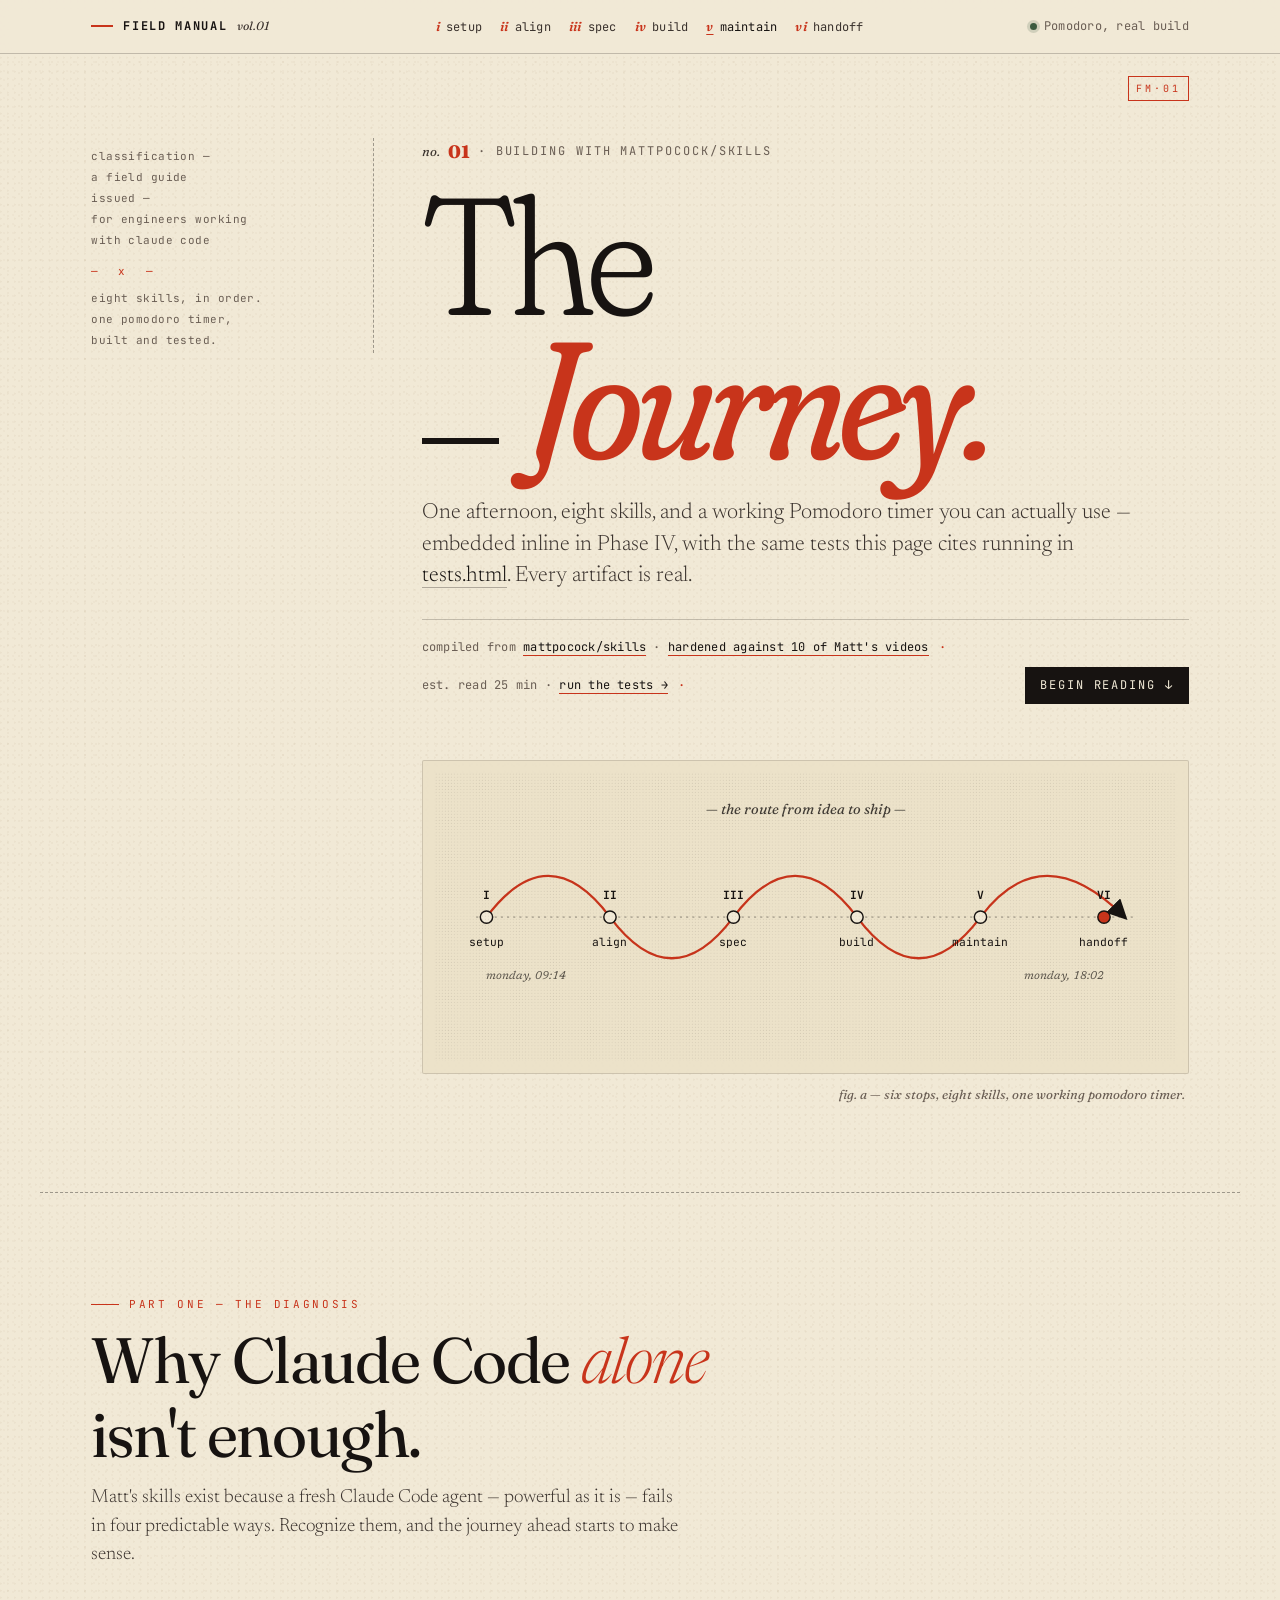
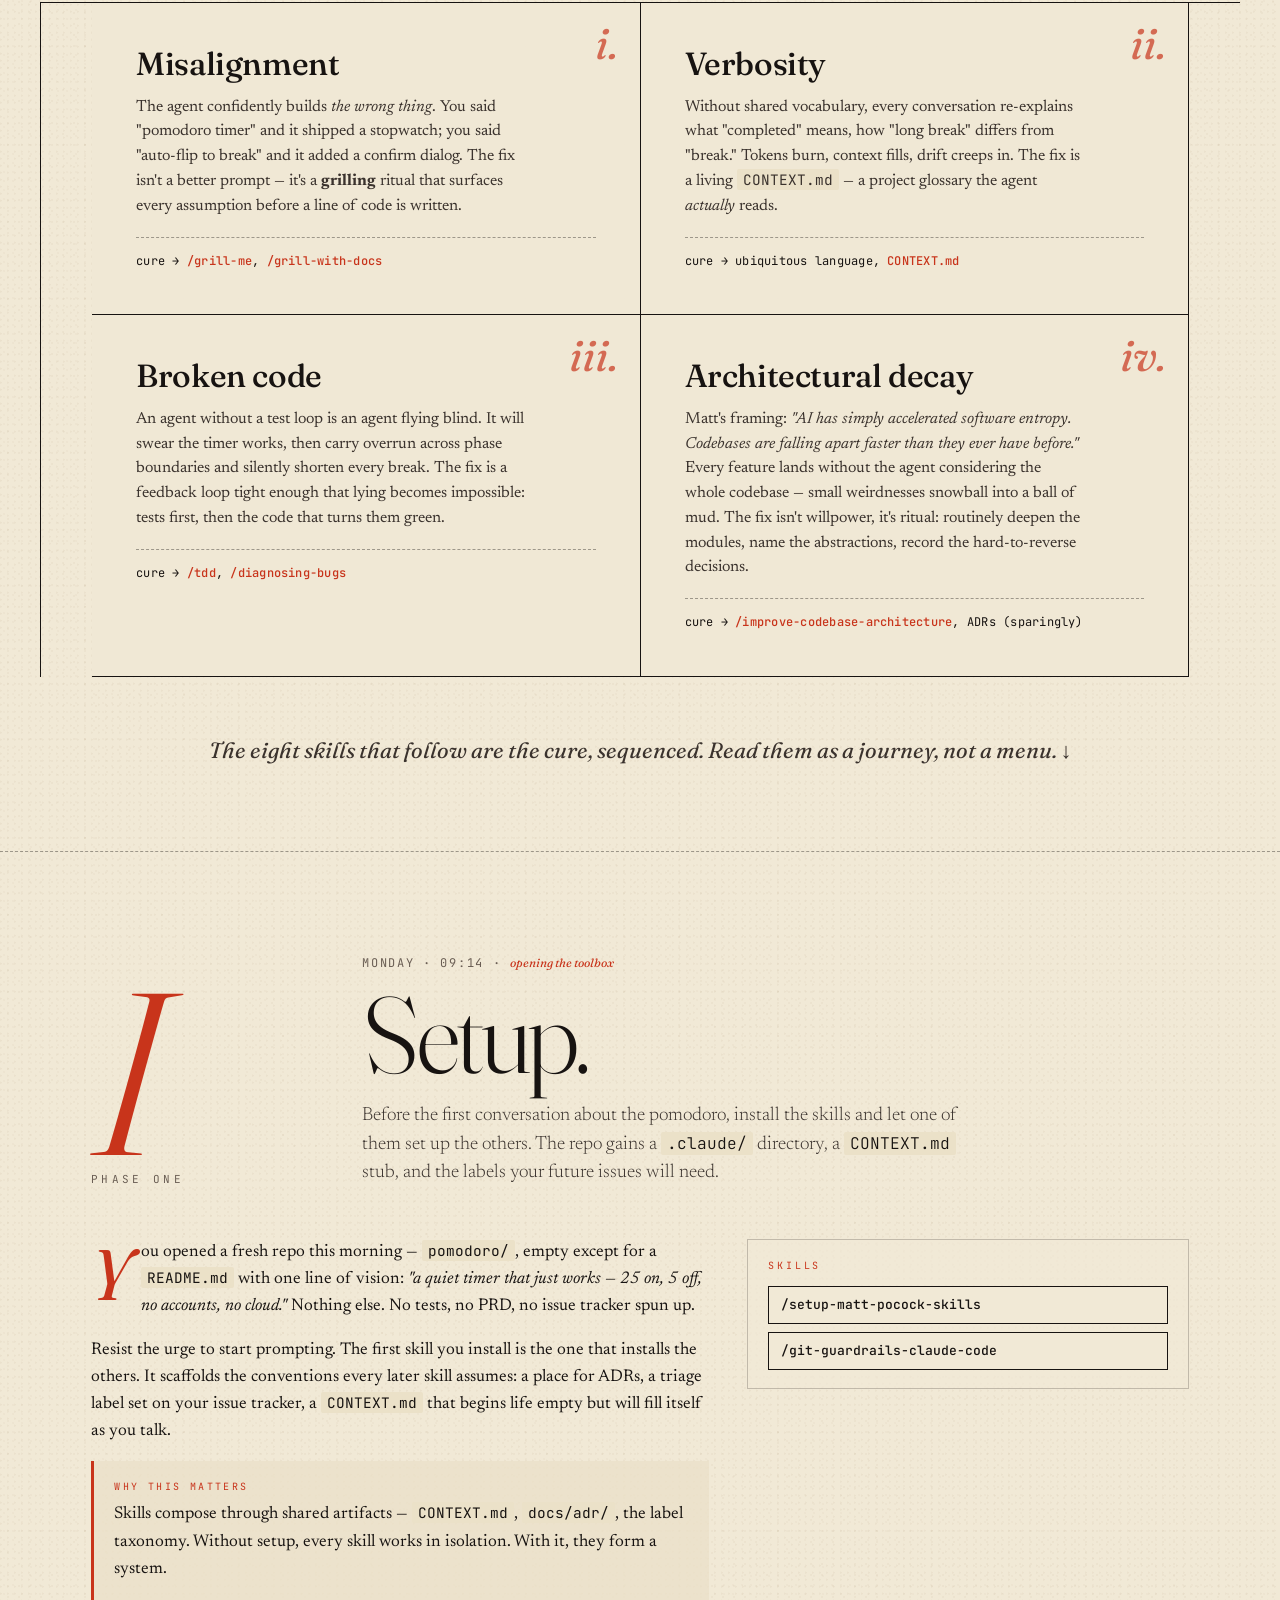
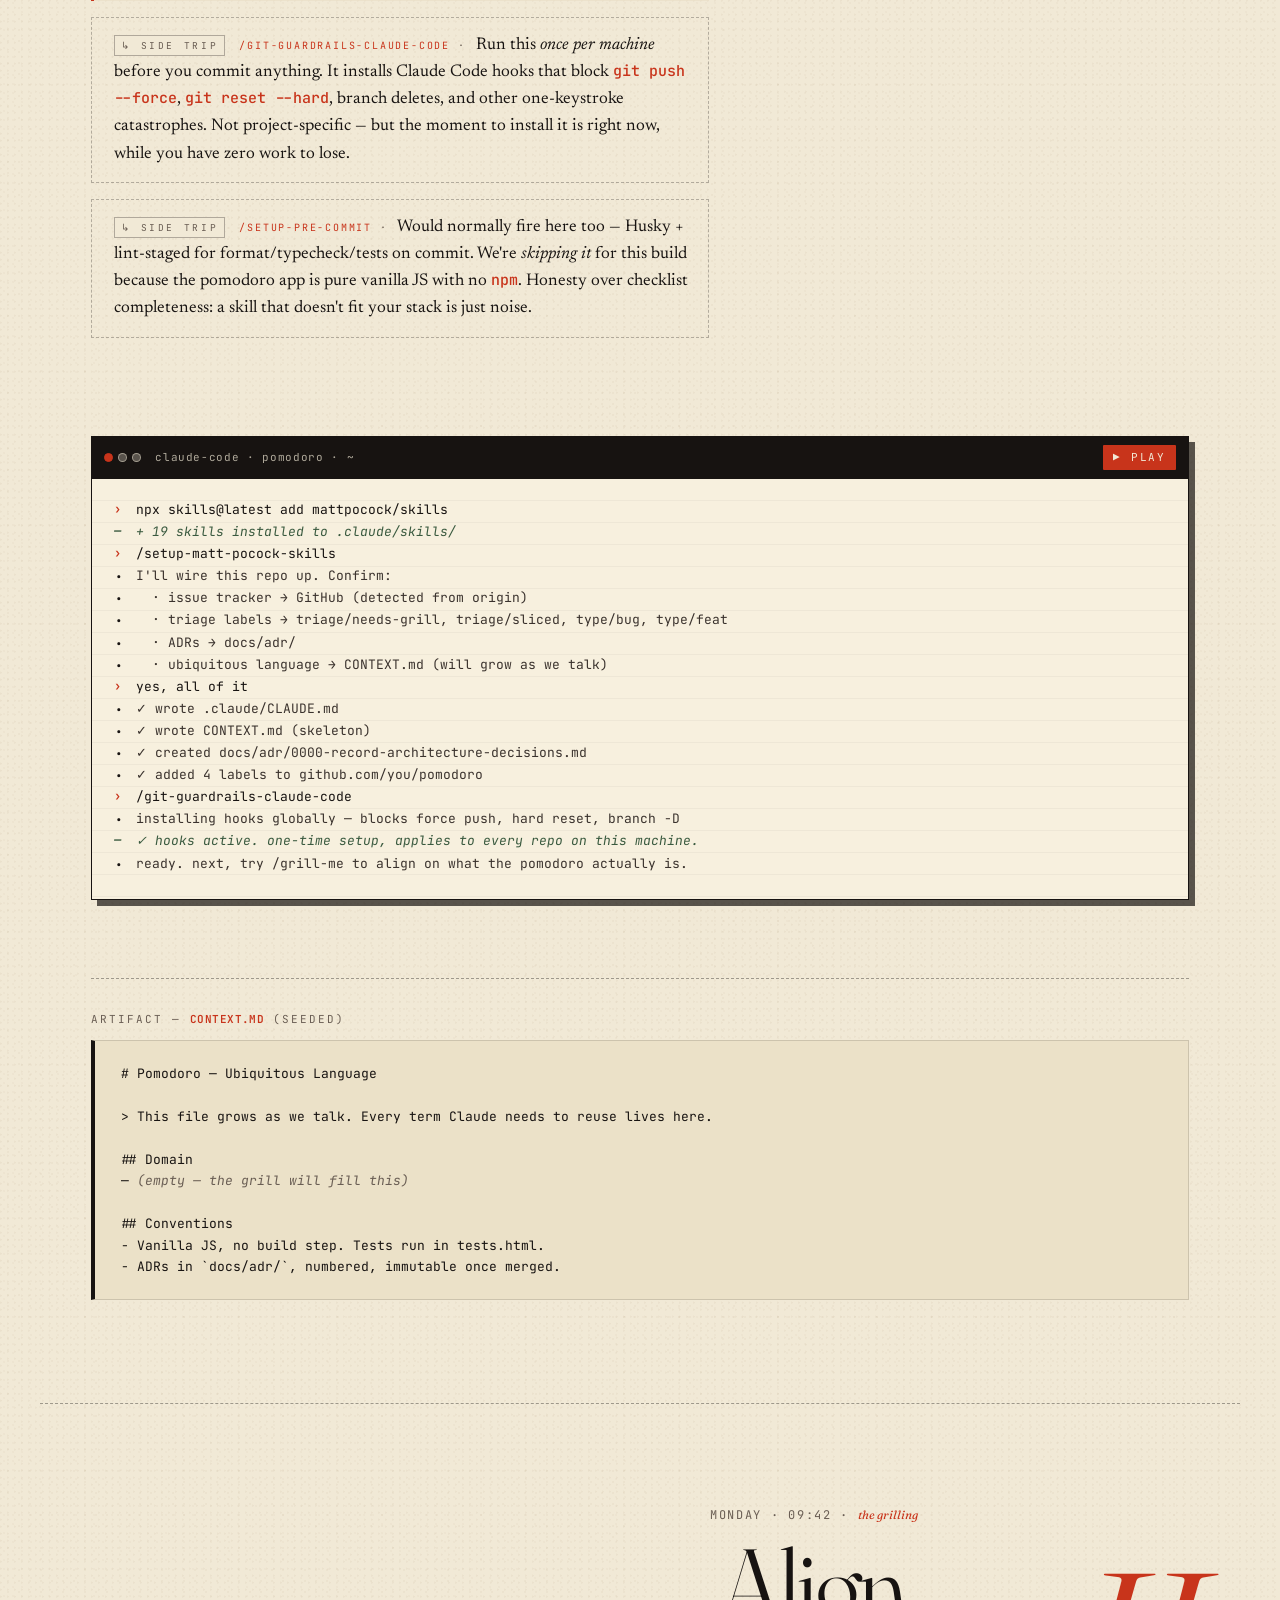
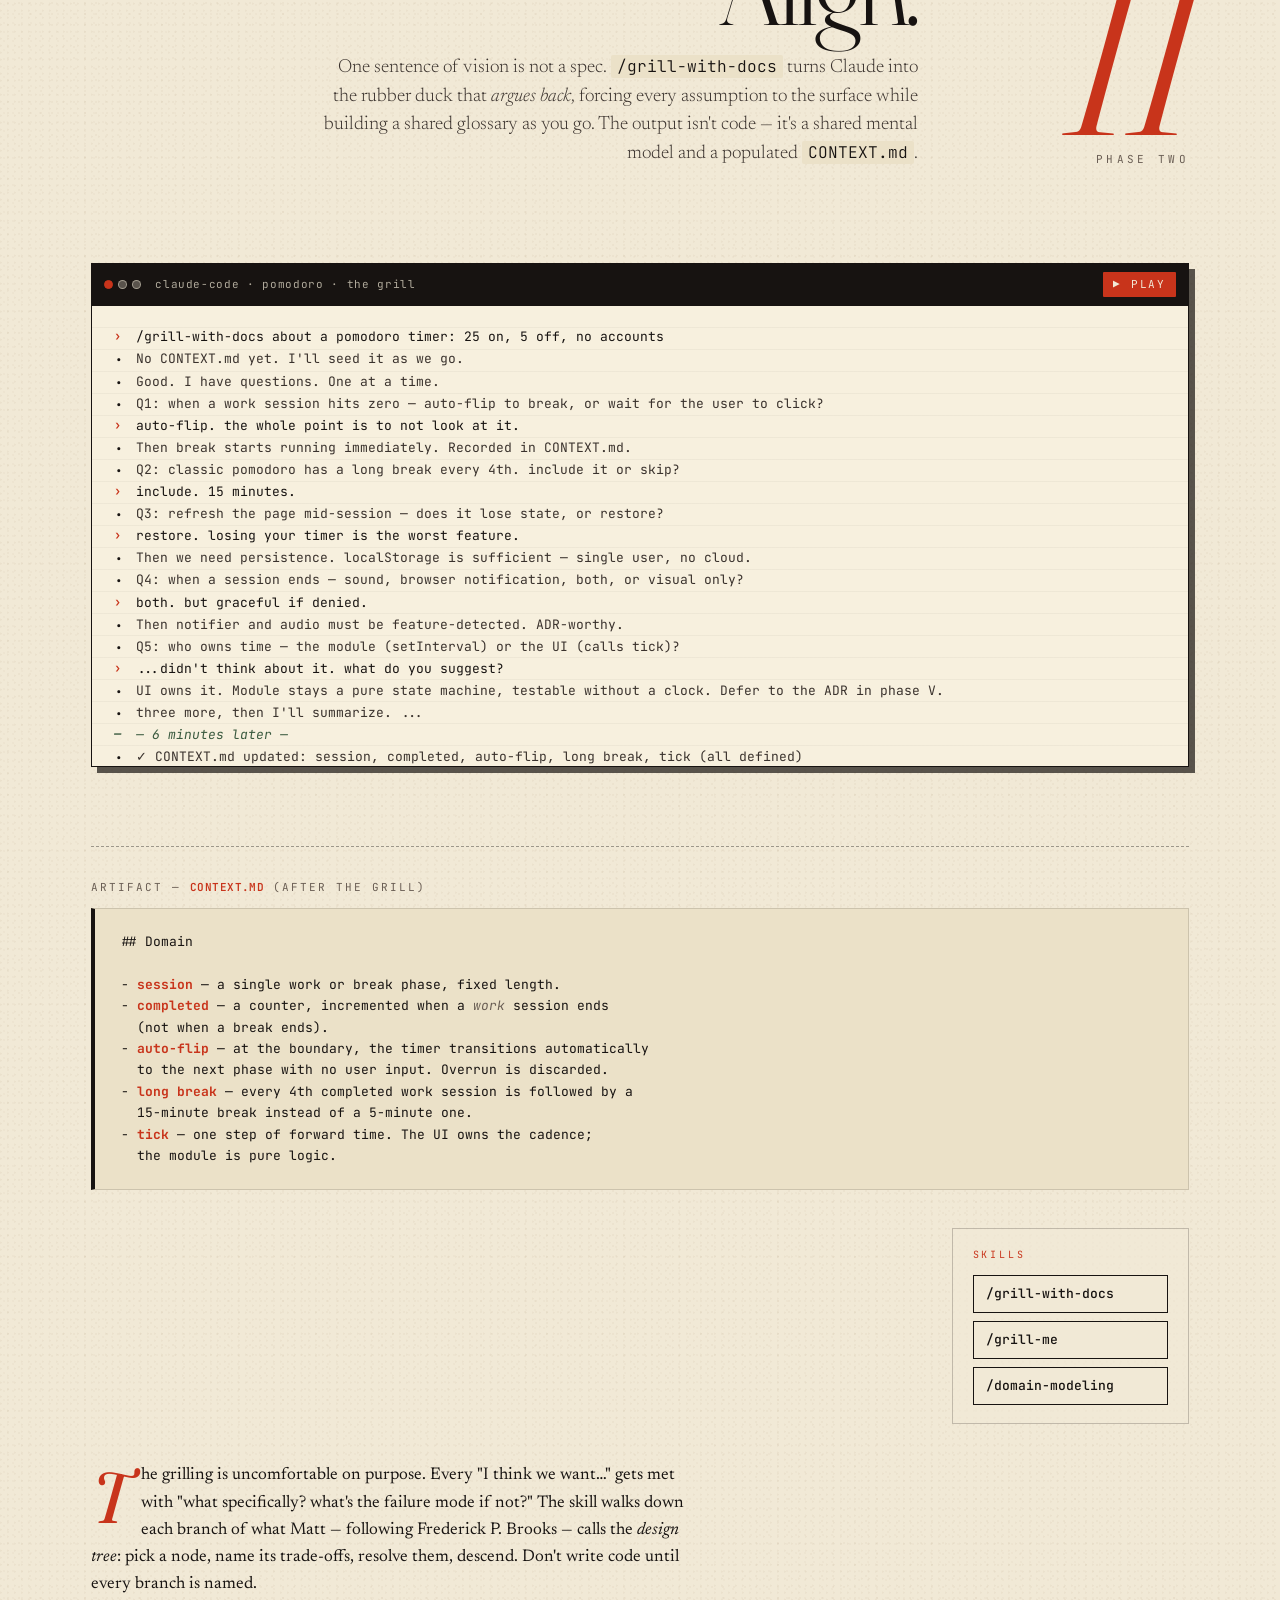
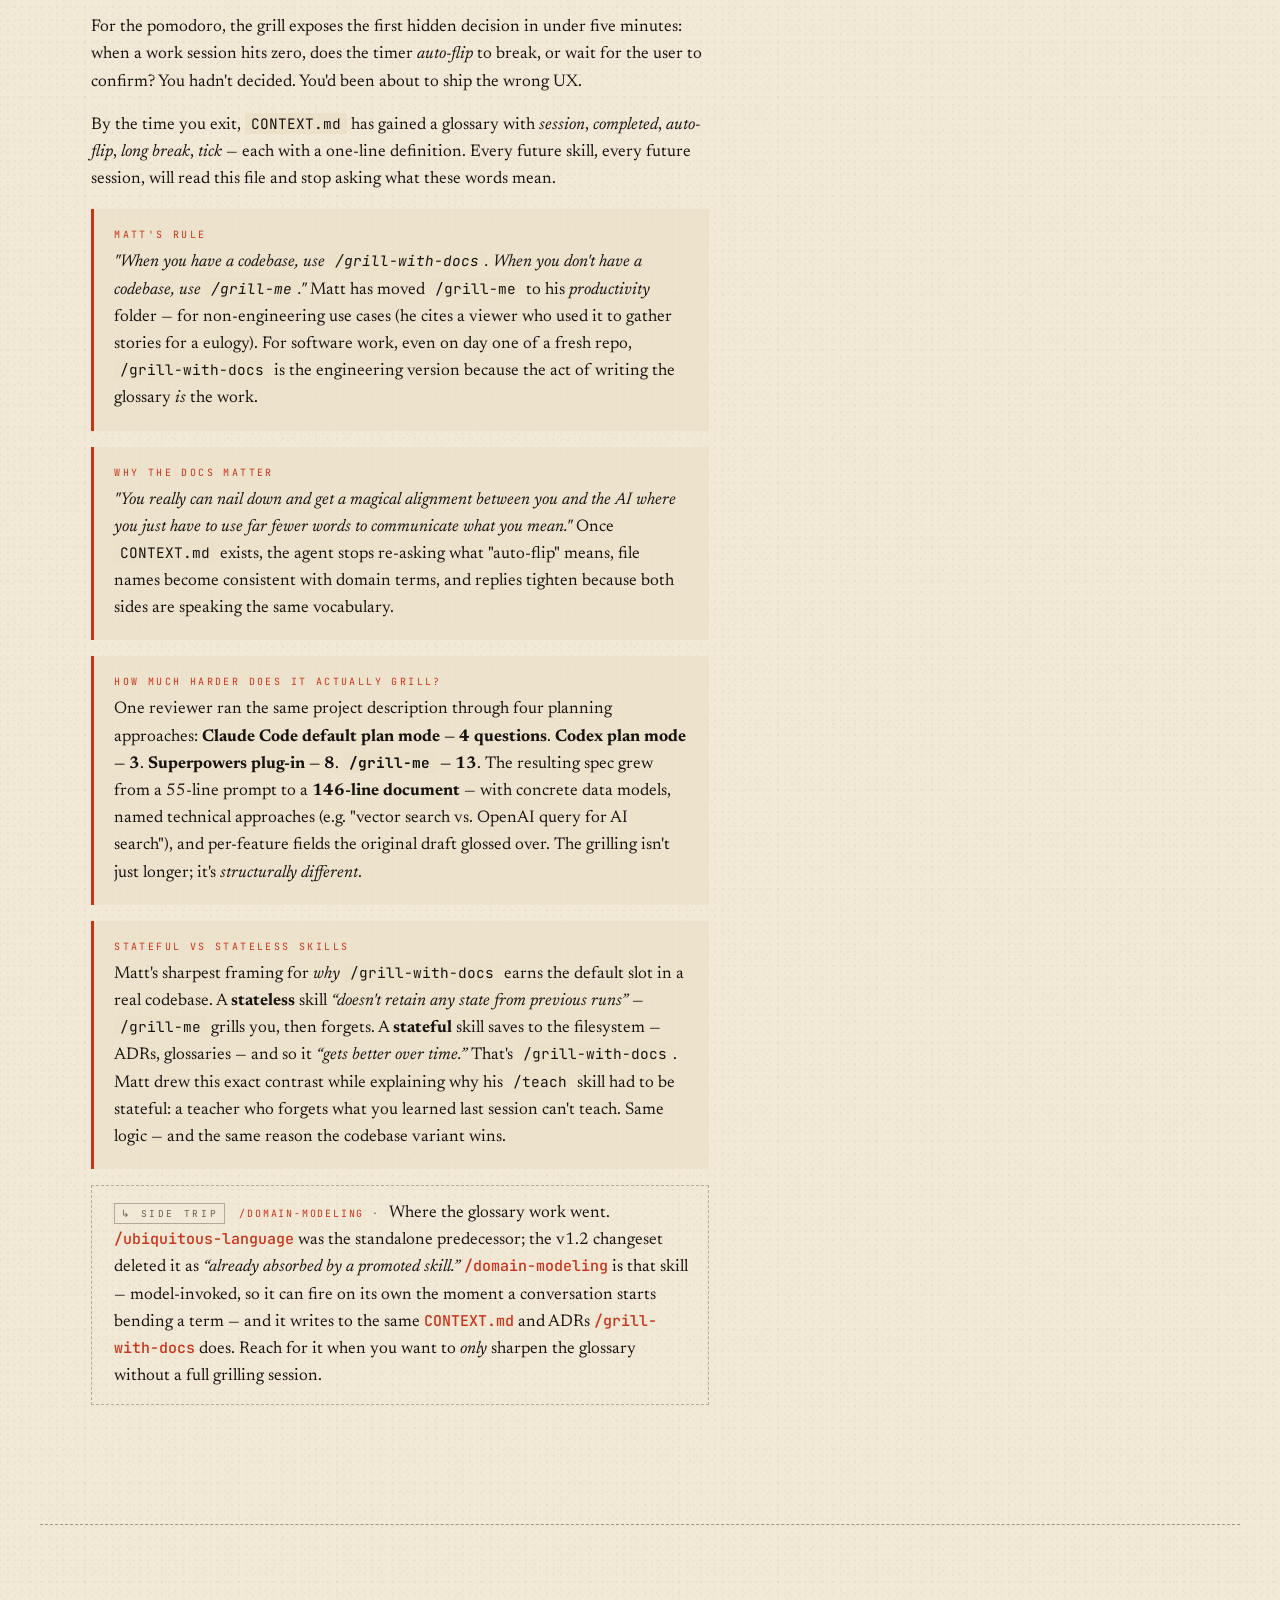
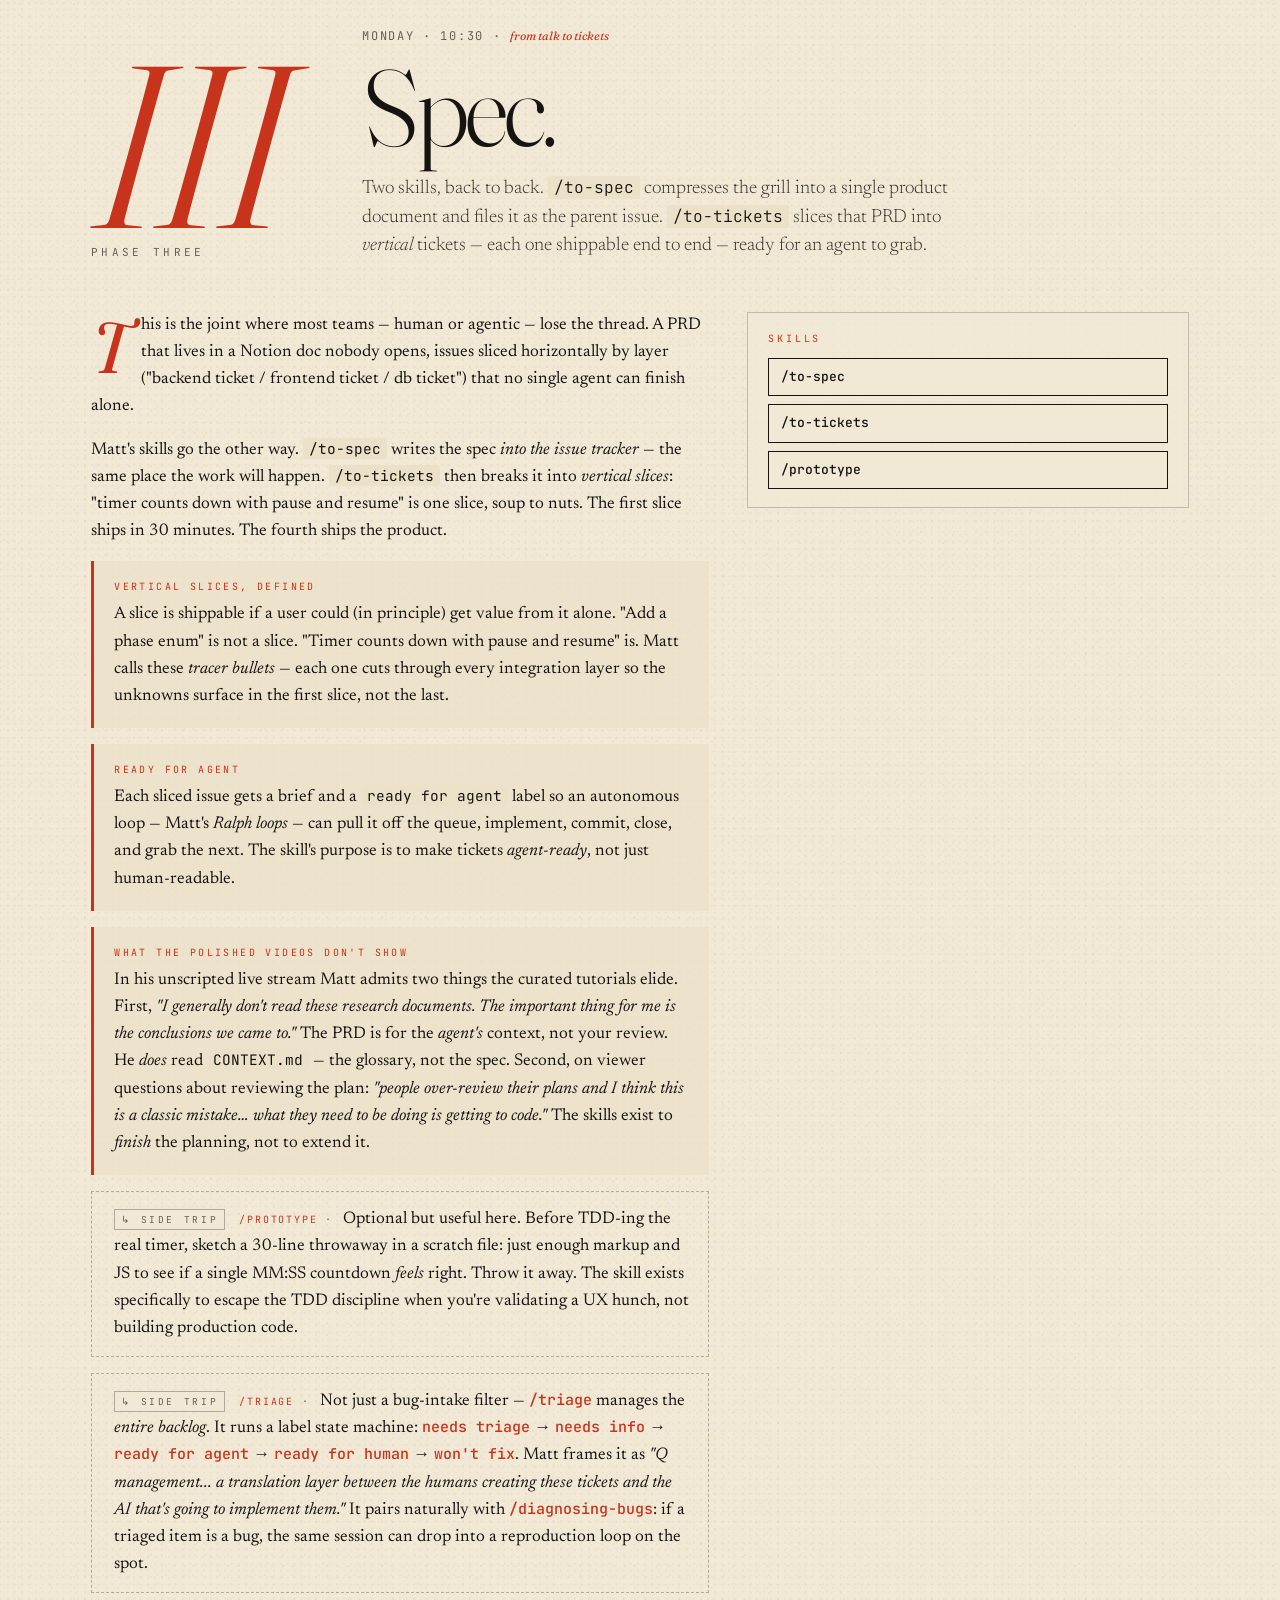
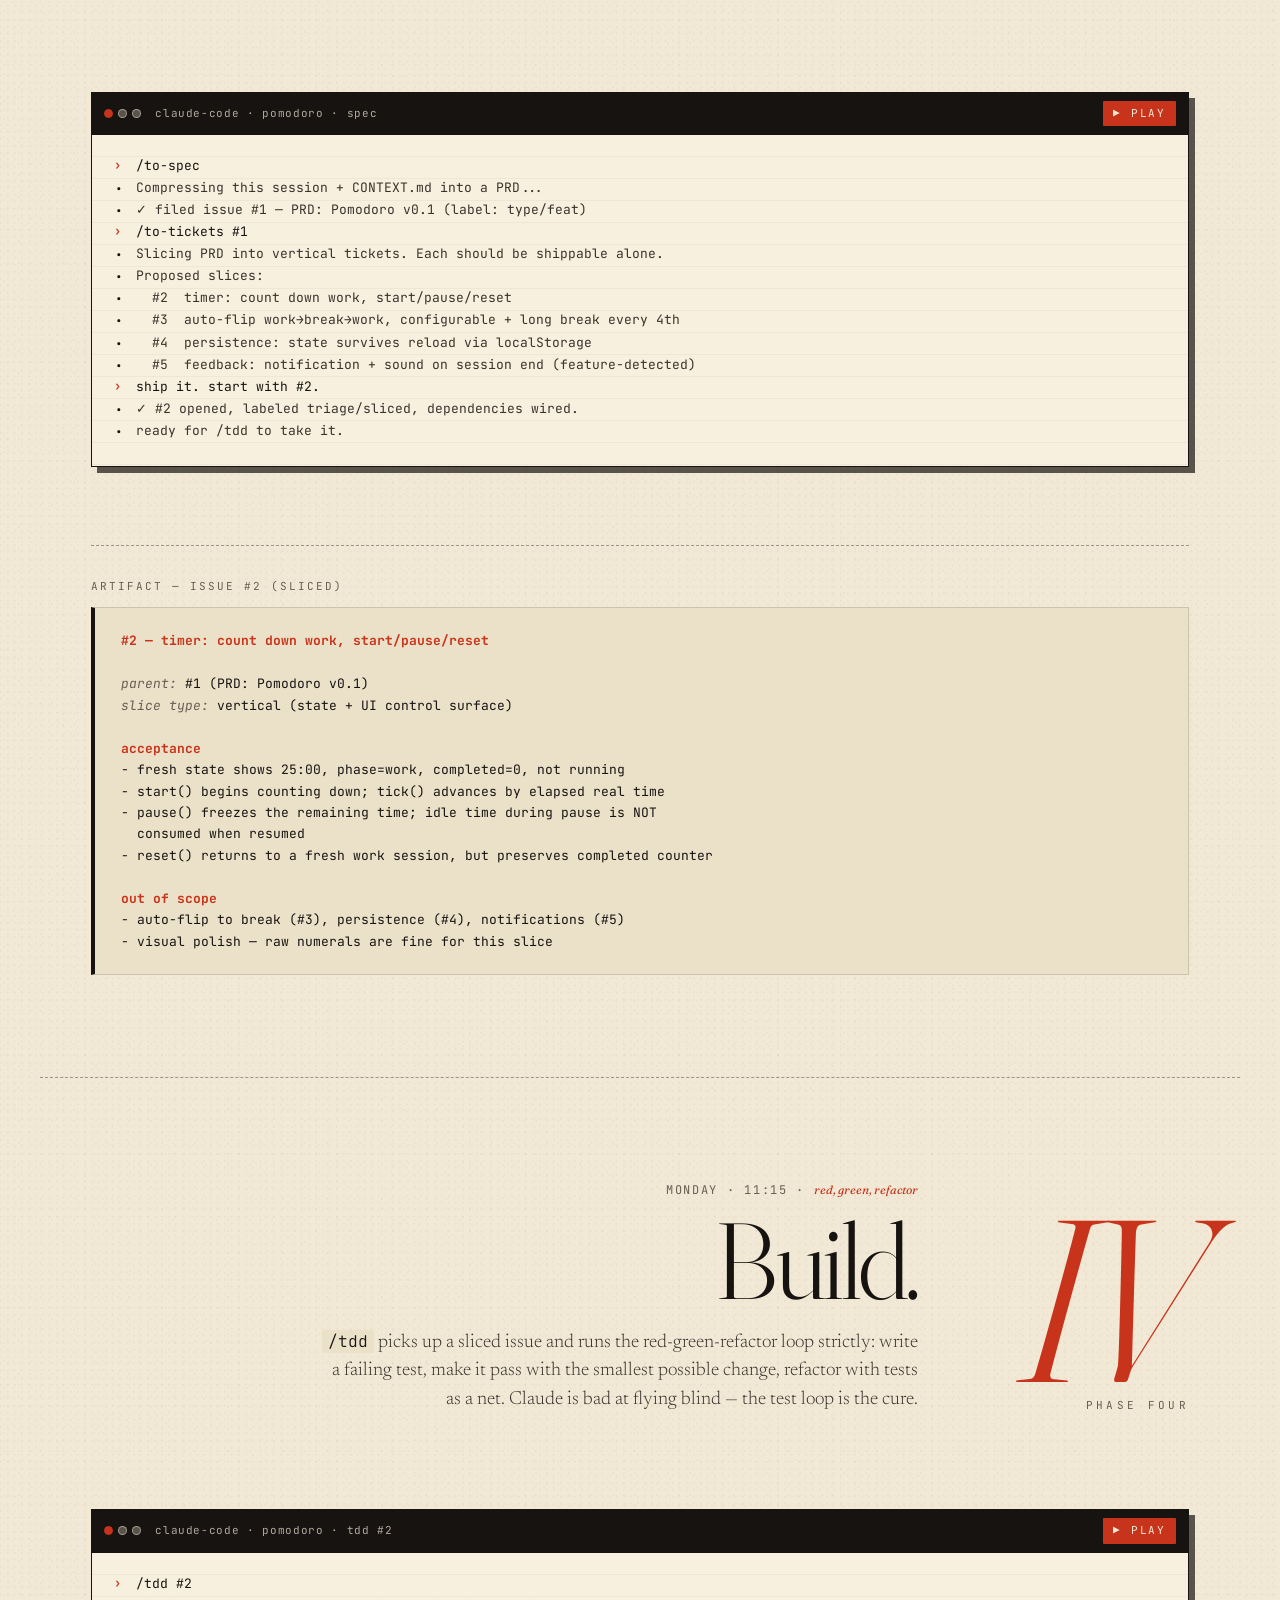
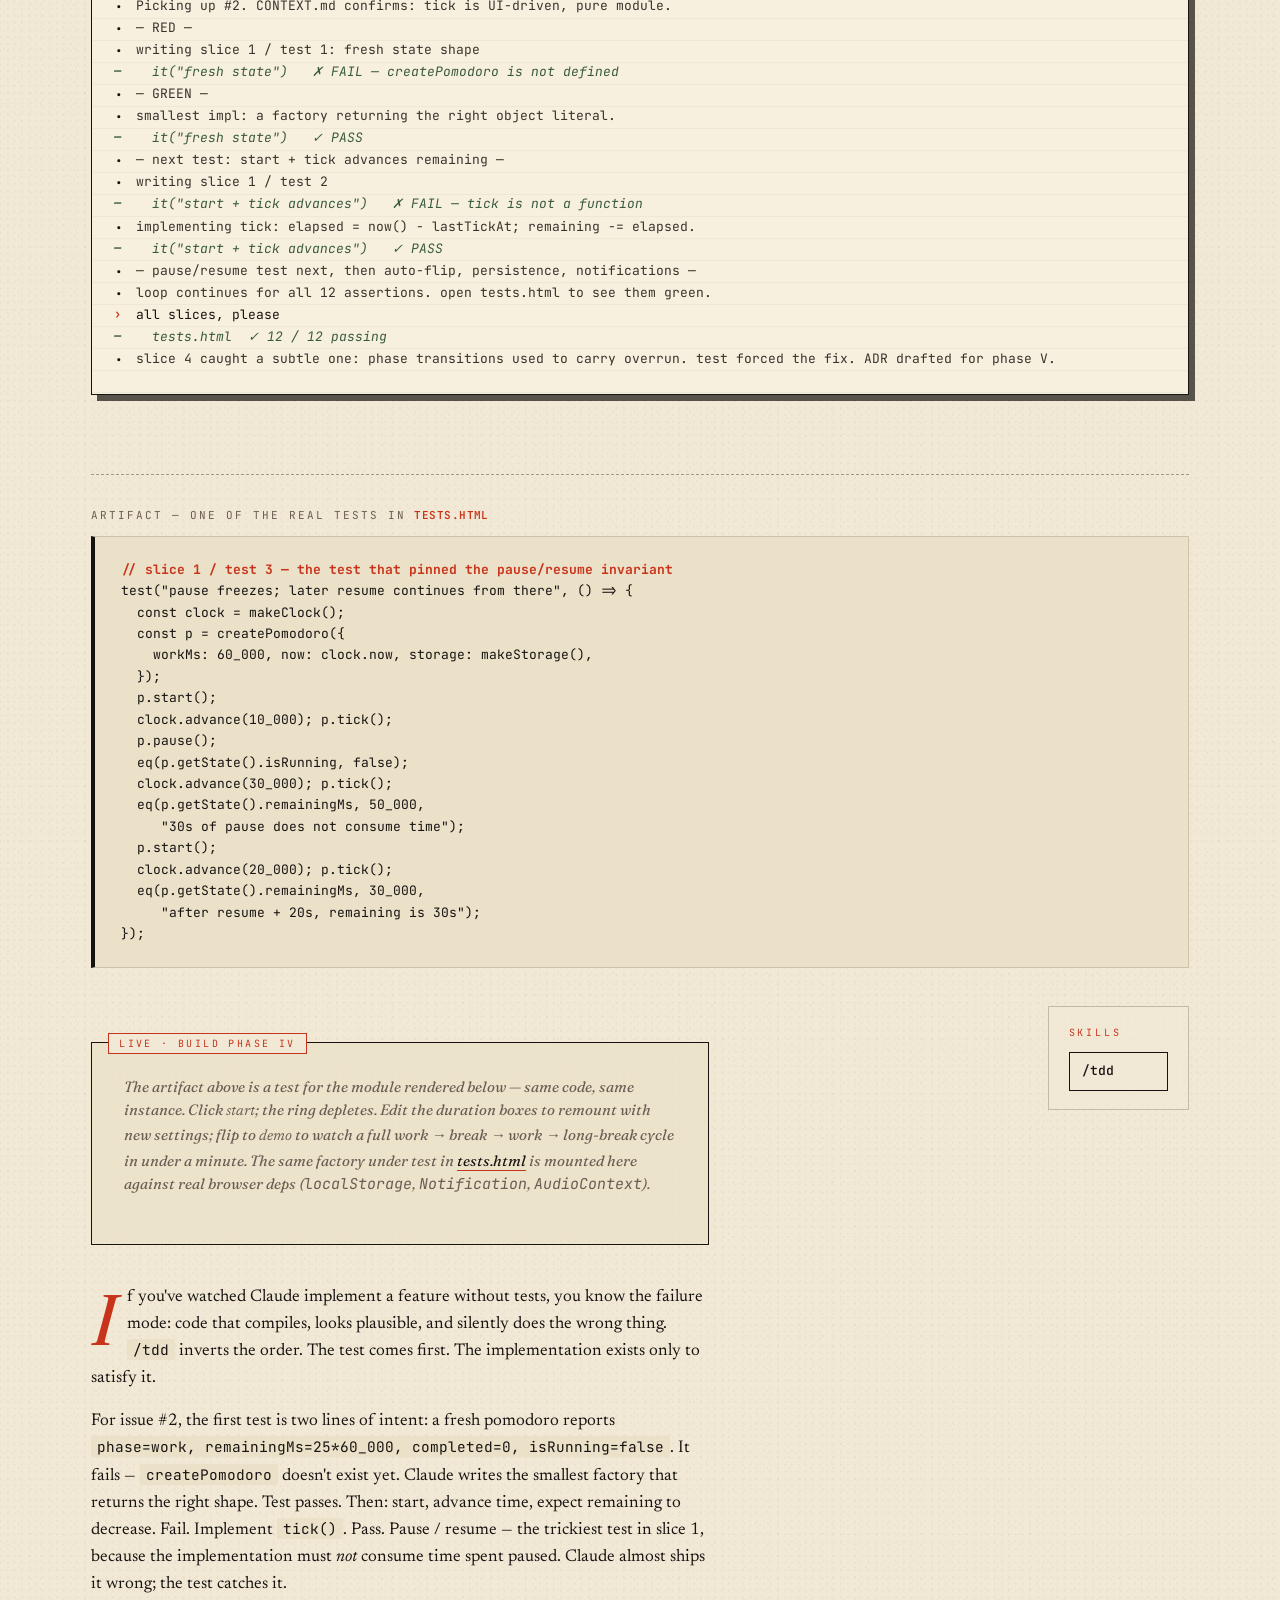
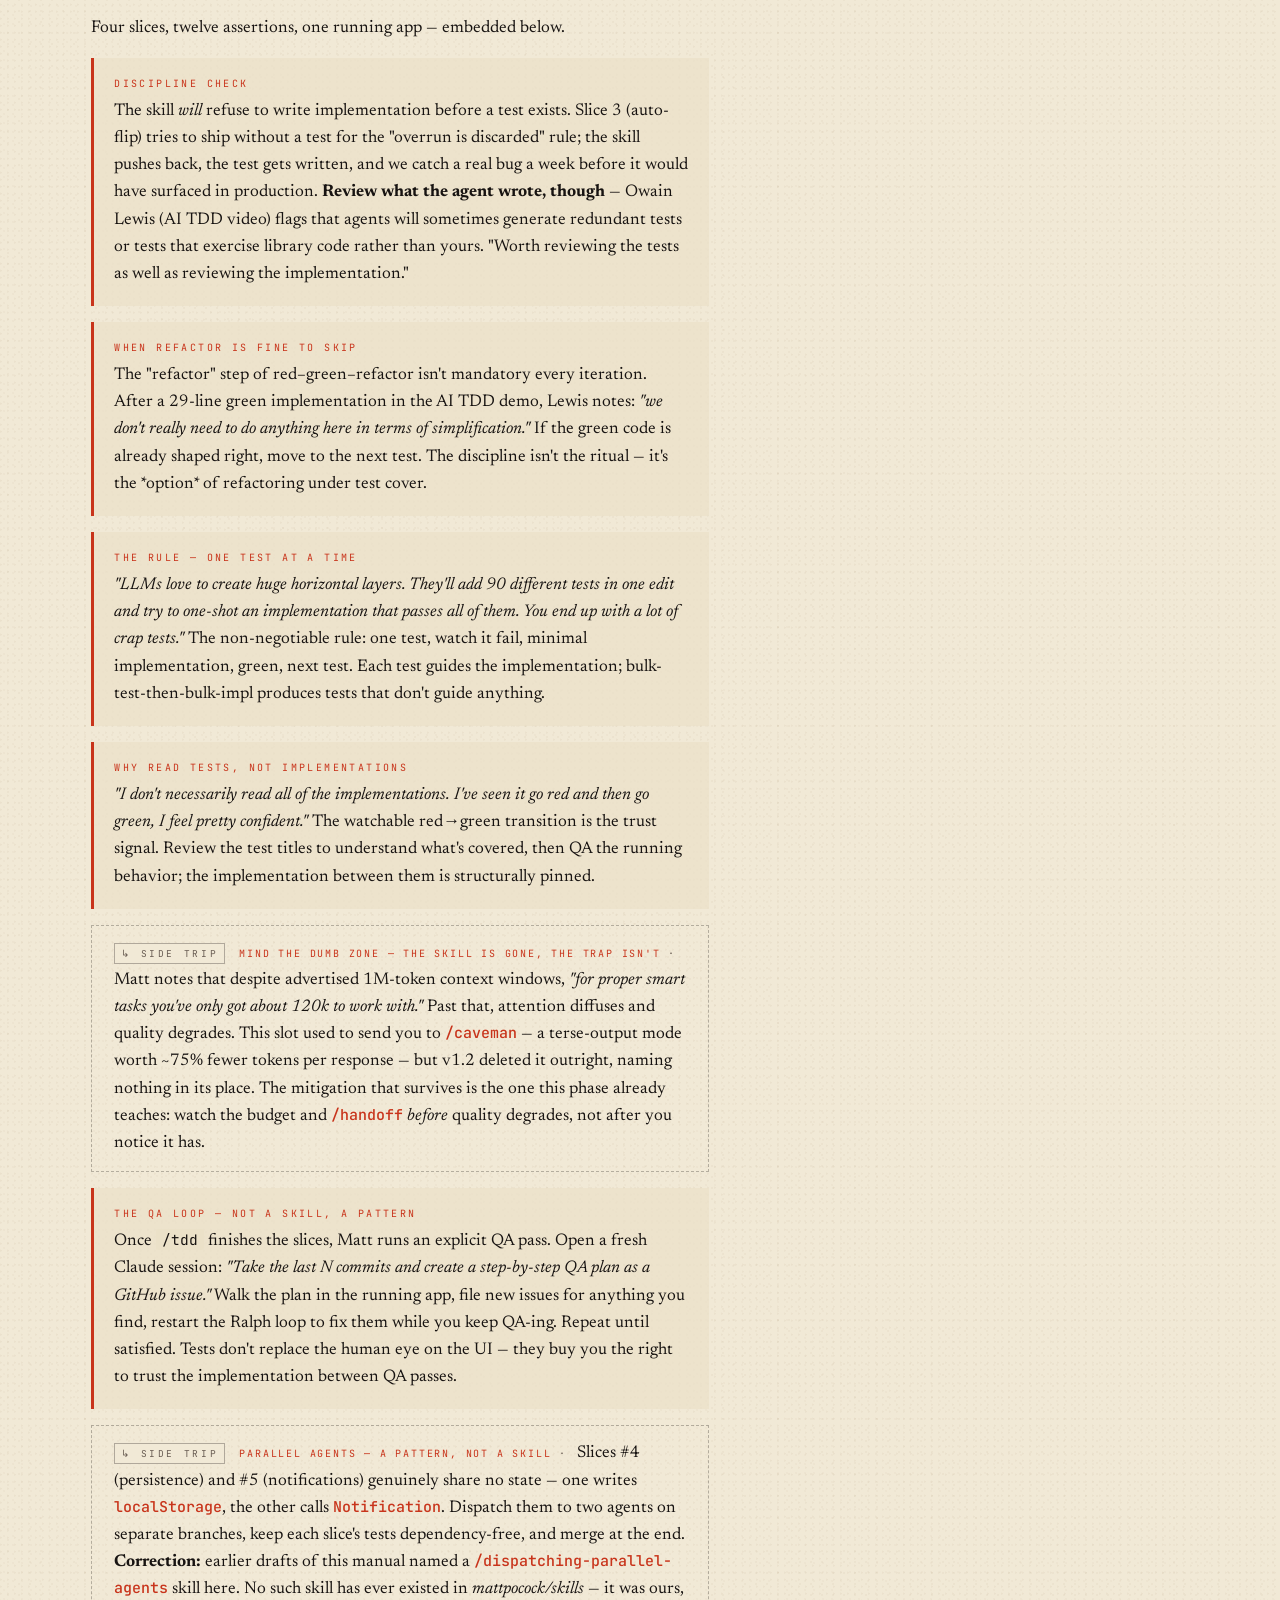
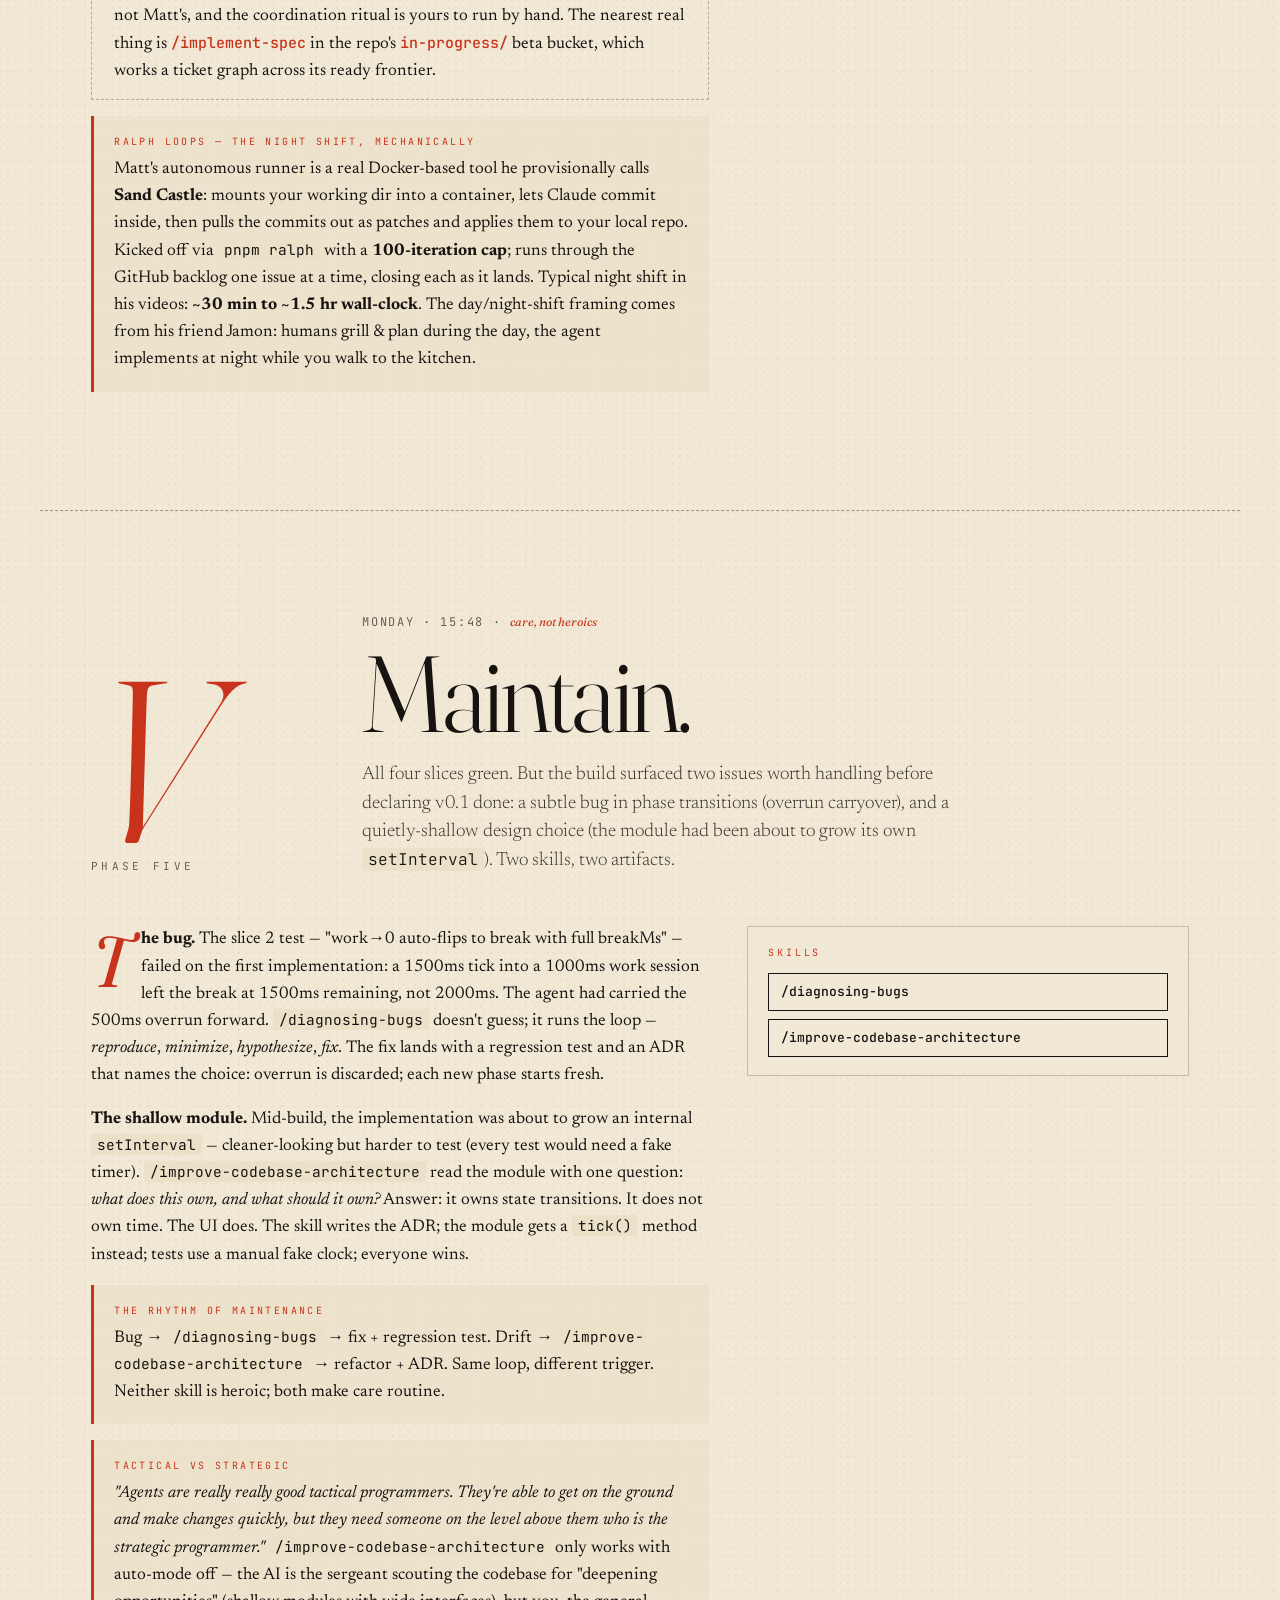
<file: index.html>
<!doctype html>
<html lang="en">
<head>
  <meta charset="utf-8" />
  <meta name="viewport" content="width=device-width, initial-scale=1" />
  <title>Field Manual vol.01 — Building a Pomodoro with Matt Pocock's Skills</title>
  <meta name="description" content="A field guide for Claude Code users: build a real, working Pomodoro app, end to end, using Matt Pocock's skills. Every artifact is real. Tests run in the browser." />

  <link rel="preconnect" href="https://fonts.googleapis.com" />
  <link rel="preconnect" href="https://fonts.gstatic.com" crossorigin />
  <link href="https://fonts.googleapis.com/css2?family=Fraunces:opsz,wght@9..144,300;9..144,400;9..144,600;9..144,800&family=Newsreader:ital,opsz,wght@0,6..72,300;0,6..72,400;0,6..72,600;1,6..72,300;1,6..72,400&family=JetBrains+Mono:wght@400;500;700&display=swap" rel="stylesheet" />

  <link rel="stylesheet" href="styles.css" />
</head>
<body>

  <!-- ==================== FIXED CHROME ==================== -->
  <a class="skip-link" href="#hero">skip to content</a>

  <header class="masthead" role="banner">
    <div class="masthead__inner">
      <span class="masthead__brand">
        <span class="rule"></span>
        Field Manual <em>vol.01</em>
      </span>
      <nav class="masthead__nav" aria-label="Phases">
        <a href="#phase-1" data-phase-link="1"><span>I</span> setup</a>
        <a href="#phase-2" data-phase-link="2"><span>II</span> align</a>
        <a href="#phase-3" data-phase-link="3"><span>III</span> spec</a>
        <a href="#phase-4" data-phase-link="4"><span>IV</span> build</a>
        <a href="#phase-5" data-phase-link="5"><span>V</span> maintain</a>
        <a href="#phase-6" data-phase-link="6"><span>VI</span> handoff</a>
      </nav>
      <span class="masthead__meta"><span class="dot"></span> Pomodoro, real build</span>
    </div>
  </header>

  <!-- ==================== HERO ==================== -->
  <section class="hero" id="hero">
    <div class="hero__grid">

      <aside class="hero__marginalia" aria-hidden="true">
        <p class="marginalia__line">classification —</p>
        <p class="marginalia__line">a field guide</p>
        <p class="marginalia__line">issued —</p>
        <p class="marginalia__line">for engineers working</p>
        <p class="marginalia__line">with claude code</p>
        <p class="marginalia__line marginalia__line--sep">— x —</p>
        <p class="marginalia__line">eight skills, in order.</p>
        <p class="marginalia__line">one pomodoro timer,</p>
        <p class="marginalia__line">built and tested.</p>
      </aside>

      <div class="hero__title">
        <p class="hero__eyebrow">
          <span class="hero__stamp">no.</span>
          <span class="hero__num">01</span>
          ·
          building with mattpocock/skills
        </p>
        <h1 class="hero__h1">
          <span class="hero__h1-line">The</span>
          <span class="hero__h1-line hero__h1-line--accent">Journey.</span>
        </h1>
        <p class="hero__sub">
          One afternoon, eight skills, and a working Pomodoro timer you can actually use — embedded inline in Phase IV, with the same tests this page cites running in <a href="tests.html">tests.html</a>. Every artifact is real.
        </p>

        <div class="hero__byline">
          <span>compiled from <a href="https://github.com/mattpocock/skills" target="_blank" rel="noopener">mattpocock/skills</a> · <a href="#provenance">hardened against 10 of Matt&#39;s videos</a></span>
          <span class="hero__byline-sep">·</span>
          <span>est. read 25 min · <a href="tests.html">run the tests →</a></span>
          <span class="hero__byline-sep">·</span>
          <a href="#failure-modes" class="hero__begin">begin reading ↓</a>
        </div>
      </div>

      <!-- Journey diagram, SVG -->
      <figure class="hero__diagram" aria-label="The six phases of the journey">
        <svg viewBox="0 0 720 280" xmlns="http://www.w3.org/2000/svg" class="diagram-svg" preserveAspectRatio="xMidYMid meet">
          <defs>
            <pattern id="grain" patternUnits="userSpaceOnUse" width="3" height="3">
              <circle cx="1" cy="1" r="0.4" fill="currentColor" opacity="0.18"/>
            </pattern>
            <marker id="arrowhead" viewBox="0 0 10 10" refX="8" refY="5" markerWidth="9" markerHeight="9" orient="auto-start-reverse">
              <path d="M0,0 L10,5 L0,10 z" fill="var(--ink)"/>
            </marker>
          </defs>

          <!-- baseline rule -->
          <line x1="40" y1="140" x2="680" y2="140" stroke="var(--ink)" stroke-width="0.8" stroke-dasharray="2 4" opacity="0.55"/>

          <!-- main route -->
          <path class="route" d="M 50 140 Q 110 60, 170 140 T 290 140 T 410 140 T 530 140 T 670 140"
                fill="none" stroke="var(--accent)" stroke-width="2.2" stroke-linecap="round" marker-end="url(#arrowhead)"/>

          <!-- waypoints -->
          <g class="waypoints" font-family="'JetBrains Mono', monospace" font-size="11" fill="var(--ink)">
            <g transform="translate(50,140)">
              <circle r="6" fill="var(--paper)" stroke="var(--ink)" stroke-width="1.4"/>
              <text y="-18" text-anchor="middle" font-weight="700">I</text>
              <text y="28" text-anchor="middle">setup</text>
            </g>
            <g transform="translate(170,140)">
              <circle r="6" fill="var(--paper)" stroke="var(--ink)" stroke-width="1.4"/>
              <text y="-18" text-anchor="middle" font-weight="700">II</text>
              <text y="28" text-anchor="middle">align</text>
            </g>
            <g transform="translate(290,140)">
              <circle r="6" fill="var(--paper)" stroke="var(--ink)" stroke-width="1.4"/>
              <text y="-18" text-anchor="middle" font-weight="700">III</text>
              <text y="28" text-anchor="middle">spec</text>
            </g>
            <g transform="translate(410,140)">
              <circle r="6" fill="var(--paper)" stroke="var(--ink)" stroke-width="1.4"/>
              <text y="-18" text-anchor="middle" font-weight="700">IV</text>
              <text y="28" text-anchor="middle">build</text>
            </g>
            <g transform="translate(530,140)">
              <circle r="6" fill="var(--paper)" stroke="var(--ink)" stroke-width="1.4"/>
              <text y="-18" text-anchor="middle" font-weight="700">V</text>
              <text y="28" text-anchor="middle">maintain</text>
            </g>
            <g transform="translate(650,140)">
              <circle r="6" fill="var(--accent)" stroke="var(--ink)" stroke-width="1.4"/>
              <text y="-18" text-anchor="middle" font-weight="700">VI</text>
              <text y="28" text-anchor="middle">handoff</text>
            </g>
          </g>

          <!-- annotations -->
          <text x="50" y="200" font-family="'Newsreader', serif" font-style="italic" font-size="11" fill="var(--ink)" opacity="0.7">monday, 09:14</text>
          <text x="650" y="200" font-family="'Newsreader', serif" font-style="italic" font-size="11" fill="var(--ink)" text-anchor="end" opacity="0.7">monday, 18:02</text>

          <text x="360" y="40" font-family="'Fraunces', serif" font-style="italic" font-size="14" fill="var(--ink)" text-anchor="middle" opacity="0.8">
            &mdash; the route from idea to ship &mdash;
          </text>

          <!-- grain overlay -->
          <rect x="0" y="0" width="720" height="280" fill="url(#grain)" color="var(--ink)" pointer-events="none"/>
        </svg>
        <figcaption class="diagram-caption">
          fig. a &mdash; six stops, eight skills, one working pomodoro timer.
        </figcaption>
      </figure>

    </div>
  </section>

  <!-- ==================== FAILURE MODES ==================== -->
  <section class="failures" id="failure-modes">
    <div class="section-head">
      <p class="section-eyebrow">part one &mdash; the diagnosis</p>
      <h2 class="section-h2">Why Claude&nbsp;Code <em>alone</em> isn't enough.</h2>
      <p class="section-lede">
        Matt's skills exist because a fresh Claude&nbsp;Code agent &mdash; powerful as it is &mdash; fails in four predictable ways. Recognize them, and the journey ahead starts to make sense.
      </p>
    </div>

    <ol class="failures__grid">
      <li class="failure">
        <span class="failure__num">i.</span>
        <h3 class="failure__h">Misalignment</h3>
        <p class="failure__body">The agent confidently builds <em>the wrong thing</em>. You said "pomodoro timer" and it shipped a stopwatch; you said "auto-flip to break" and it added a confirm dialog. The fix isn't a better prompt &mdash; it's a <strong>grilling</strong> ritual that surfaces every assumption before a line of code is written.</p>
        <p class="failure__cure">cure → <code>/grill-me</code>, <code>/grill-with-docs</code></p>
      </li>
      <li class="failure">
        <span class="failure__num">ii.</span>
        <h3 class="failure__h">Verbosity</h3>
        <p class="failure__body">Without shared vocabulary, every conversation re-explains what "completed" means, how "long break" differs from "break." Tokens burn, context fills, drift creeps in. The fix is a living <code>CONTEXT.md</code> &mdash; a project glossary the agent <em>actually</em> reads.</p>
        <p class="failure__cure">cure → ubiquitous language, <code>CONTEXT.md</code></p>
      </li>
      <li class="failure">
        <span class="failure__num">iii.</span>
        <h3 class="failure__h">Broken code</h3>
        <p class="failure__body">An agent without a test loop is an agent flying blind. It will swear the timer works, then carry overrun across phase boundaries and silently shorten every break. The fix is a feedback loop tight enough that lying becomes impossible: tests first, then the code that turns them green.</p>
        <p class="failure__cure">cure → <code>/tdd</code>, <code>/diagnosing-bugs</code></p>
      </li>
      <li class="failure">
        <span class="failure__num">iv.</span>
        <h3 class="failure__h">Architectural decay</h3>
        <p class="failure__body">Matt&#39;s framing: <em>"AI has simply accelerated software entropy. Codebases are falling apart faster than they ever have before."</em> Every feature lands without the agent considering the whole codebase &mdash; small weirdnesses snowball into a ball of mud. The fix isn&#39;t willpower, it&#39;s ritual: routinely deepen the modules, name the abstractions, record the hard-to-reverse decisions.</p>
        <p class="failure__cure">cure → <code>/improve-codebase-architecture</code>, ADRs (sparingly)</p>
      </li>
    </ol>

    <p class="failures__transition">
      The eight skills that follow are the cure, sequenced. Read them as a journey, not a menu. &darr;
    </p>
  </section>

  <!-- ==================== JOURNEY ==================== -->
  <main class="journey" id="journey">

    <!-- ============ PHASE 1 — SETUP ============ -->
    <article class="phase" id="phase-1" data-phase="1">
      <header class="phase__head">
        <div class="phase__num-wrap">
          <span class="phase__numeral">I</span>
          <span class="phase__num-label">phase one</span>
        </div>
        <div class="phase__title-wrap">
          <p class="phase__kicker">monday · 09:14 · <em>opening the toolbox</em></p>
          <h2 class="phase__h">Setup.</h2>
          <p class="phase__lede">
            Before the first conversation about the pomodoro, install the skills and let one of them set up the others. The repo gains a <code>.claude/</code> directory, a <code>CONTEXT.md</code> stub, and the labels your future issues will need.
          </p>
        </div>
      </header>

      <div class="phase__body">
        <div class="phase__narrative">
          <p>You opened a fresh repo this morning &mdash; <code>pomodoro/</code>, empty except for a <code>README.md</code> with one line of vision: <em>"a quiet timer that just works &mdash; 25 on, 5 off, no accounts, no cloud."</em> Nothing else. No tests, no PRD, no issue tracker spun up.</p>

          <p>Resist the urge to start prompting. The first skill you install is the one that installs the others. It scaffolds the conventions every later skill assumes: a place for ADRs, a triage label set on your issue tracker, a <code>CONTEXT.md</code> that begins life empty but will fill itself as you talk.</p>

          <p class="aside">
            <span class="aside__label">why this matters</span>
            Skills compose through shared artifacts &mdash; <code>CONTEXT.md</code>, <code>docs/adr/</code>, the label taxonomy. Without setup, every skill works in isolation. With it, they form a system.
          </p>

          <p class="aside aside--side-skill">
            <span class="aside__label">/git-guardrails-claude-code</span>
            Run this <em>once per machine</em> before you commit anything. It installs Claude Code hooks that block <code>git push --force</code>, <code>git reset --hard</code>, branch deletes, and other one-keystroke catastrophes. Not project-specific &mdash; but the moment to install it is right now, while you have zero work to lose.
          </p>

          <p class="aside aside--side-skill">
            <span class="aside__label">/setup-pre-commit</span>
            Would normally fire here too &mdash; Husky + lint-staged for format/typecheck/tests on commit. We're <em>skipping it</em> for this build because the pomodoro app is pure vanilla JS with no <code>npm</code>. Honesty over checklist completeness: a skill that doesn't fit your stack is just noise.
          </p>
        </div>

        <aside class="phase__skills" aria-label="Skills used in this phase">
          <p class="skills-label">skills</p>
          <ul class="skill-chip-list">
            <li><button class="skill-chip" data-copy="/setup-matt-pocock-skills"><code>/setup-matt-pocock-skills</code><span class="copy-hint">copy</span></button></li>
            <li><button class="skill-chip" data-copy="/git-guardrails-claude-code"><code>/git-guardrails-claude-code</code><span class="copy-hint">copy</span></button></li>
          </ul>
        </aside>

        <!-- terminal sim -->
        <div class="terminal" data-terminal="phase-1">
          <div class="terminal__chrome">
            <span class="terminal__dots"><i></i><i></i><i></i></span>
            <span class="terminal__title">claude-code · pomodoro · ~ </span>
            <button class="terminal__play" aria-label="Play simulated session">▶ play</button>
          </div>
          <pre class="terminal__screen"><code class="terminal__transcript" data-script='[
{"who":"user","t":"npx skills@latest add mattpocock/skills"},
{"who":"sys","t":"+ 19 skills installed to .claude/skills/"},
{"who":"user","t":"/setup-matt-pocock-skills"},
{"who":"claude","t":"I&#39;ll wire this repo up. Confirm:"},
{"who":"claude","t":"  · issue tracker → GitHub (detected from origin)"},
{"who":"claude","t":"  · triage labels → triage/needs-grill, triage/sliced, type/bug, type/feat"},
{"who":"claude","t":"  · ADRs → docs/adr/"},
{"who":"claude","t":"  · ubiquitous language → CONTEXT.md (will grow as we talk)"},
{"who":"user","t":"yes, all of it"},
{"who":"claude","t":"✓ wrote .claude/CLAUDE.md"},
{"who":"claude","t":"✓ wrote CONTEXT.md (skeleton)"},
{"who":"claude","t":"✓ created docs/adr/0000-record-architecture-decisions.md"},
{"who":"claude","t":"✓ added 4 labels to github.com/you/pomodoro"},
{"who":"user","t":"/git-guardrails-claude-code"},
{"who":"claude","t":"installing hooks globally — blocks force push, hard reset, branch -D"},
{"who":"sys","t":"✓ hooks active. one-time setup, applies to every repo on this machine."},
{"who":"claude","t":"ready. next, try /grill-me to align on what the pomodoro actually is."}
]'></code></pre>
        </div>

        <div class="artifact">
          <p class="artifact__label">artifact &mdash; <code>CONTEXT.md</code> (seeded)</p>
          <pre class="artifact__body"><code># Pomodoro &mdash; Ubiquitous Language

> This file grows as we talk. Every term Claude needs to reuse lives here.

## Domain
&mdash; <em>(empty &mdash; the grill will fill this)</em>

## Conventions
- Vanilla JS, no build step. Tests run in tests.html.
- ADRs in `docs/adr/`, numbered, immutable once merged.
</code></pre>
        </div>
      </div>
    </article>

    <!-- ============ PHASE 2 — ALIGN ============ -->
    <article class="phase phase--flip" id="phase-2" data-phase="2">
      <header class="phase__head">
        <div class="phase__num-wrap">
          <span class="phase__numeral">II</span>
          <span class="phase__num-label">phase two</span>
        </div>
        <div class="phase__title-wrap">
          <p class="phase__kicker">monday · 09:42 · <em>the grilling</em></p>
          <h2 class="phase__h">Align.</h2>
          <p class="phase__lede">
            One sentence of vision is not a spec. <code>/grill-with-docs</code> turns Claude into the rubber duck that <em>argues back</em>, forcing every assumption to the surface while building a shared glossary as you go. The output isn't code &mdash; it's a shared mental model and a populated <code>CONTEXT.md</code>.
          </p>
        </div>
      </header>

      <div class="phase__body">
        <div class="phase__narrative">
          <p>The grilling is uncomfortable on purpose. Every "I think we want…" gets met with "what specifically? what's the failure mode if not?" The skill walks down each branch of what Matt &mdash; following Frederick P. Brooks &mdash; calls the <em>design tree</em>: pick a node, name its trade-offs, resolve them, descend. Don't write code until every branch is named.</p>
          <p>For the pomodoro, the grill exposes the first hidden decision in under five minutes: when a work session hits zero, does the timer <em>auto-flip</em> to break, or wait for the user to confirm? You hadn't decided. You'd been about to ship the wrong UX.</p>
          <p>By the time you exit, <code>CONTEXT.md</code> has gained a glossary with <em>session</em>, <em>completed</em>, <em>auto-flip</em>, <em>long break</em>, <em>tick</em> &mdash; each with a one-line definition. Every future skill, every future session, will read this file and stop asking what these words mean.</p>

          <p class="aside">
            <span class="aside__label">matt's rule</span>
            <em>"When you have a codebase, use <code>/grill-with-docs</code>. When you don't have a codebase, use <code>/grill-me</code>."</em> Matt has moved <code>/grill-me</code> to his <em>productivity</em> folder &mdash; for non-engineering use cases (he cites a viewer who used it to gather stories for a eulogy). For software work, even on day one of a fresh repo, <code>/grill-with-docs</code> is the engineering version because the act of writing the glossary <em>is</em> the work.
          </p>

          <p class="aside">
            <span class="aside__label">why the docs matter</span>
            <em>"You really can nail down and get a magical alignment between you and the AI where you just have to use far fewer words to communicate what you mean."</em> Once <code>CONTEXT.md</code> exists, the agent stops re-asking what "auto-flip" means, file names become consistent with domain terms, and replies tighten because both sides are speaking the same vocabulary.
          </p>

          <p class="aside">
            <span class="aside__label">how much harder does it actually grill?</span>
            One reviewer ran the same project description through four planning approaches: <strong>Claude Code default plan mode &mdash; 4 questions</strong>. <strong>Codex plan mode &mdash; 3</strong>. <strong>Superpowers plug-in &mdash; 8</strong>. <strong><code>/grill-me</code> &mdash; 13</strong>. The resulting spec grew from a 55-line prompt to a <strong>146-line document</strong> &mdash; with concrete data models, named technical approaches (e.g. "vector search vs. OpenAI query for AI search"), and per-feature fields the original draft glossed over. The grilling isn't just longer; it's <em>structurally different</em>.
          </p>

          <p class="aside">
            <span class="aside__label">stateful vs stateless skills</span>
            Matt&#39;s sharpest framing for <em>why</em> <code>/grill-with-docs</code> earns the default slot in a real codebase. A <strong>stateless</strong> skill <em>&ldquo;doesn&#39;t retain any state from previous runs&rdquo;</em> &mdash; <code>/grill-me</code> grills you, then forgets. A <strong>stateful</strong> skill saves to the filesystem &mdash; ADRs, glossaries &mdash; and so it <em>&ldquo;gets better over time.&rdquo;</em> That&#39;s <code>/grill-with-docs</code>. Matt drew this exact contrast while explaining why his <code>/teach</code> skill had to be stateful: a teacher who forgets what you learned last session can&#39;t teach. Same logic &mdash; and the same reason the codebase variant wins.
          </p>

          <p class="aside aside--side-skill">
            <span class="aside__label">/domain-modeling</span>
            Where the glossary work went. <code>/ubiquitous-language</code> was the standalone predecessor; the v1.2 changeset deleted it as <em>&ldquo;already absorbed by a promoted skill.&rdquo;</em> <code>/domain-modeling</code> is that skill &mdash; model-invoked, so it can fire on its own the moment a conversation starts bending a term &mdash; and it writes to the same <code>CONTEXT.md</code> and ADRs <code>/grill-with-docs</code> does. Reach for it when you want to <em>only</em> sharpen the glossary without a full grilling session.
          </p>
        </div>

        <aside class="phase__skills">
          <p class="skills-label">skills</p>
          <ul class="skill-chip-list">
            <li><button class="skill-chip" data-copy="/grill-with-docs"><code>/grill-with-docs</code><span class="copy-hint">copy</span></button></li>
            <li><button class="skill-chip" data-copy="/grill-me"><code>/grill-me</code><span class="copy-hint">copy</span></button></li>
            <li><button class="skill-chip" data-copy="/domain-modeling"><code>/domain-modeling</code><span class="copy-hint">copy</span></button></li>
          </ul>
        </aside>

        <div class="terminal" data-terminal="phase-2">
          <div class="terminal__chrome">
            <span class="terminal__dots"><i></i><i></i><i></i></span>
            <span class="terminal__title">claude-code · pomodoro · the grill</span>
            <button class="terminal__play" aria-label="Play simulated session">▶ play</button>
          </div>
          <pre class="terminal__screen"><code class="terminal__transcript" data-script='[
{"who":"user","t":"/grill-with-docs about a pomodoro timer: 25 on, 5 off, no accounts"},
{"who":"claude","t":"No CONTEXT.md yet. I&#39;ll seed it as we go."},
{"who":"claude","t":"Good. I have questions. One at a time."},
{"who":"claude","t":"Q1: when a work session hits zero — auto-flip to break, or wait for the user to click?"},
{"who":"user","t":"auto-flip. the whole point is to not look at it."},
{"who":"claude","t":"Then break starts running immediately. Recorded in CONTEXT.md."},
{"who":"claude","t":"Q2: classic pomodoro has a long break every 4th. include it or skip?"},
{"who":"user","t":"include. 15 minutes."},
{"who":"claude","t":"Q3: refresh the page mid-session — does it lose state, or restore?"},
{"who":"user","t":"restore. losing your timer is the worst feature."},
{"who":"claude","t":"Then we need persistence. localStorage is sufficient — single user, no cloud."},
{"who":"claude","t":"Q4: when a session ends — sound, browser notification, both, or visual only?"},
{"who":"user","t":"both. but graceful if denied."},
{"who":"claude","t":"Then notifier and audio must be feature-detected. ADR-worthy."},
{"who":"claude","t":"Q5: who owns time — the module (setInterval) or the UI (calls tick)?"},
{"who":"user","t":"...didn&#39;t think about it. what do you suggest?"},
{"who":"claude","t":"UI owns it. Module stays a pure state machine, testable without a clock. Defer to the ADR in phase V."},
{"who":"claude","t":"three more, then I&#39;ll summarize. ..."},
{"who":"sys","t":"&mdash; 6 minutes later &mdash;"},
{"who":"claude","t":"✓ CONTEXT.md updated: session, completed, auto-flip, long break, tick (all defined)"},
{"who":"claude","t":"✓ 2 open questions flagged: custom durations UI? export of completed log?"},
{"who":"claude","t":"ready to draft a PRD? try /to-spec"}
]'></code></pre>
        </div>

        <div class="artifact">
          <p class="artifact__label">artifact &mdash; <code>CONTEXT.md</code> (after the grill)</p>
          <pre class="artifact__body"><code>## Domain

- <strong>session</strong> &mdash; a single work or break phase, fixed length.
- <strong>completed</strong> &mdash; a counter, incremented when a <em>work</em> session ends
  (not when a break ends).
- <strong>auto-flip</strong> &mdash; at the boundary, the timer transitions automatically
  to the next phase with no user input. Overrun is discarded.
- <strong>long break</strong> &mdash; every 4th completed work session is followed by a
  15-minute break instead of a 5-minute one.
- <strong>tick</strong> &mdash; one step of forward time. The UI owns the cadence;
  the module is pure logic.
</code></pre>
        </div>
      </div>
    </article>

    <!-- ============ PHASE 3 — SPEC ============ -->
    <article class="phase" id="phase-3" data-phase="3">
      <header class="phase__head">
        <div class="phase__num-wrap">
          <span class="phase__numeral">III</span>
          <span class="phase__num-label">phase three</span>
        </div>
        <div class="phase__title-wrap">
          <p class="phase__kicker">monday · 10:30 · <em>from talk to tickets</em></p>
          <h2 class="phase__h">Spec.</h2>
          <p class="phase__lede">
            Two skills, back to back. <code>/to-spec</code> compresses the grill into a single product document and files it as the parent issue. <code>/to-tickets</code> slices that PRD into <em>vertical</em> tickets &mdash; each one shippable end to end &mdash; ready for an agent to grab.
          </p>
        </div>
      </header>

      <div class="phase__body">
        <div class="phase__narrative">
          <p>This is the joint where most teams &mdash; human or agentic &mdash; lose the thread. A PRD that lives in a Notion doc nobody opens, issues sliced horizontally by layer ("backend ticket / frontend ticket / db ticket") that no single agent can finish alone.</p>
          <p>Matt's skills go the other way. <code>/to-spec</code> writes the spec <em>into the issue tracker</em> &mdash; the same place the work will happen. <code>/to-tickets</code> then breaks it into <em>vertical slices</em>: "timer counts down with pause and resume" is one slice, soup to nuts. The first slice ships in 30 minutes. The fourth ships the product.</p>

          <p class="aside">
            <span class="aside__label">vertical slices, defined</span>
            A slice is shippable if a user could (in principle) get value from it alone. "Add a phase enum" is not a slice. "Timer counts down with pause and resume" is. Matt calls these <em>tracer bullets</em> &mdash; each one cuts through every integration layer so the unknowns surface in the first slice, not the last.
          </p>

          <p class="aside">
            <span class="aside__label">ready for agent</span>
            Each sliced issue gets a brief and a <code>ready for agent</code> label so an autonomous loop &mdash; Matt's <em>Ralph loops</em> &mdash; can pull it off the queue, implement, commit, close, and grab the next. The skill's purpose is to make tickets <em>agent-ready</em>, not just human-readable.
          </p>

          <p class="aside">
            <span class="aside__label">what the polished videos don&#39;t show</span>
            In his unscripted live stream Matt admits two things the curated tutorials elide. First, <em>"I generally don&#39;t read these research documents. The important thing for me is the conclusions we came to."</em> The PRD is for the <em>agent&#39;s</em> context, not your review. He <em>does</em> read <code>CONTEXT.md</code> &mdash; the glossary, not the spec. Second, on viewer questions about reviewing the plan: <em>"people over-review their plans and I think this is a classic mistake&hellip; what they need to be doing is getting to code."</em> The skills exist to <em>finish</em> the planning, not to extend it.
          </p>

          <p class="aside aside--side-skill">
            <span class="aside__label">/prototype</span>
            Optional but useful here. Before TDD-ing the real timer, sketch a 30-line throwaway in a scratch file: just enough markup and JS to see if a single MM:SS countdown <em>feels</em> right. Throw it away. The skill exists specifically to escape the TDD discipline when you're validating a UX hunch, not building production code.
          </p>

          <p class="aside aside--side-skill">
            <span class="aside__label">/triage</span>
            Not just a bug-intake filter &mdash; <code>/triage</code> manages the <em>entire backlog</em>. It runs a label state machine: <code>needs triage</code> &rarr; <code>needs info</code> &rarr; <code>ready for agent</code> &rarr; <code>ready for human</code> &rarr; <code>won't fix</code>. Matt frames it as <em>"Q management... a translation layer between the humans creating these tickets and the AI that's going to implement them."</em> It pairs naturally with <code>/diagnosing-bugs</code>: if a triaged item is a bug, the same session can drop into a reproduction loop on the spot.
          </p>
        </div>

        <aside class="phase__skills">
          <p class="skills-label">skills</p>
          <ul class="skill-chip-list">
            <li><button class="skill-chip" data-copy="/to-spec"><code>/to-spec</code><span class="copy-hint">copy</span></button></li>
            <li><button class="skill-chip" data-copy="/to-tickets"><code>/to-tickets</code><span class="copy-hint">copy</span></button></li>
            <li><button class="skill-chip" data-copy="/prototype"><code>/prototype</code><span class="copy-hint">copy</span></button></li>
          </ul>
        </aside>

        <div class="terminal" data-terminal="phase-3">
          <div class="terminal__chrome">
            <span class="terminal__dots"><i></i><i></i><i></i></span>
            <span class="terminal__title">claude-code · pomodoro · spec</span>
            <button class="terminal__play" aria-label="Play simulated session">▶ play</button>
          </div>
          <pre class="terminal__screen"><code class="terminal__transcript" data-script='[
{"who":"user","t":"/to-spec"},
{"who":"claude","t":"Compressing this session + CONTEXT.md into a PRD..."},
{"who":"claude","t":"✓ filed issue #1 &mdash; PRD: Pomodoro v0.1 (label: type/feat)"},
{"who":"user","t":"/to-tickets #1"},
{"who":"claude","t":"Slicing PRD into vertical tickets. Each should be shippable alone."},
{"who":"claude","t":"Proposed slices:"},
{"who":"claude","t":"  #2  timer: count down work, start/pause/reset"},
{"who":"claude","t":"  #3  auto-flip work→break→work, configurable + long break every 4th"},
{"who":"claude","t":"  #4  persistence: state survives reload via localStorage"},
{"who":"claude","t":"  #5  feedback: notification + sound on session end (feature-detected)"},
{"who":"user","t":"ship it. start with #2."},
{"who":"claude","t":"✓ #2 opened, labeled triage/sliced, dependencies wired."},
{"who":"claude","t":"ready for /tdd to take it."}
]'></code></pre>
        </div>

        <div class="artifact">
          <p class="artifact__label">artifact &mdash; issue #2 (sliced)</p>
          <pre class="artifact__body"><code><strong>#2 &mdash; timer: count down work, start/pause/reset</strong>

<em>parent:</em> #1 (PRD: Pomodoro v0.1)
<em>slice type:</em> vertical (state + UI control surface)

<strong>acceptance</strong>
- fresh state shows 25:00, phase=work, completed=0, not running
- start() begins counting down; tick() advances by elapsed real time
- pause() freezes the remaining time; idle time during pause is NOT
  consumed when resumed
- reset() returns to a fresh work session, but preserves completed counter

<strong>out of scope</strong>
- auto-flip to break (#3), persistence (#4), notifications (#5)
- visual polish &mdash; raw numerals are fine for this slice
</code></pre>
        </div>
      </div>
    </article>

    <!-- ============ PHASE 4 — BUILD ============ -->
    <article class="phase phase--flip" id="phase-4" data-phase="4">
      <header class="phase__head">
        <div class="phase__num-wrap">
          <span class="phase__numeral">IV</span>
          <span class="phase__num-label">phase four</span>
        </div>
        <div class="phase__title-wrap">
          <p class="phase__kicker">monday · 11:15 · <em>red, green, refactor</em></p>
          <h2 class="phase__h">Build.</h2>
          <p class="phase__lede">
            <code>/tdd</code> picks up a sliced issue and runs the red-green-refactor loop strictly: write a failing test, make it pass with the smallest possible change, refactor with tests as a net. Claude is bad at flying blind &mdash; the test loop is the cure.
          </p>
        </div>
      </header>

      <div class="phase__body">
        <div class="phase__narrative">
          <p>If you've watched Claude implement a feature without tests, you know the failure mode: code that compiles, looks plausible, and silently does the wrong thing. <code>/tdd</code> inverts the order. The test comes first. The implementation exists only to satisfy it.</p>
          <p>For issue #2, the first test is two lines of intent: a fresh pomodoro reports <code>phase=work, remainingMs=25*60_000, completed=0, isRunning=false</code>. It fails &mdash; <code>createPomodoro</code> doesn't exist yet. Claude writes the smallest factory that returns the right shape. Test passes. Then: start, advance time, expect remaining to decrease. Fail. Implement <code>tick()</code>. Pass. Pause / resume — the trickiest test in slice 1, because the implementation must <em>not</em> consume time spent paused. Claude almost ships it wrong; the test catches it.</p>
          <p>Four slices, twelve assertions, one running app &mdash; embedded below.</p>

          <p class="aside">
            <span class="aside__label">discipline check</span>
            The skill <em>will</em> refuse to write implementation before a test exists. Slice 3 (auto-flip) tries to ship without a test for the "overrun is discarded" rule; the skill pushes back, the test gets written, and we catch a real bug a week before it would have surfaced in production. <strong>Review what the agent wrote, though</strong> &mdash; Owain Lewis (AI TDD video) flags that agents will sometimes generate redundant tests or tests that exercise library code rather than yours. "Worth reviewing the tests as well as reviewing the implementation."
          </p>

          <p class="aside">
            <span class="aside__label">when refactor is fine to skip</span>
            The "refactor" step of red&ndash;green&ndash;refactor isn&#39;t mandatory every iteration. After a 29-line green implementation in the AI TDD demo, Lewis notes: <em>"we don&#39;t really need to do anything here in terms of simplification."</em> If the green code is already shaped right, move to the next test. The discipline isn&#39;t the ritual &mdash; it&#39;s the *option* of refactoring under test cover.
          </p>

          <p class="aside">
            <span class="aside__label">the rule — one test at a time</span>
            <em>"LLMs love to create huge horizontal layers. They&#39;ll add 90 different tests in one edit and try to one-shot an implementation that passes all of them. You end up with a lot of crap tests."</em> The non-negotiable rule: one test, watch it fail, minimal implementation, green, next test. Each test guides the implementation; bulk-test-then-bulk-impl produces tests that don&#39;t guide anything.
          </p>

          <p class="aside">
            <span class="aside__label">why read tests, not implementations</span>
            <em>"I don't necessarily read all of the implementations. I've seen it go red and then go green, I feel pretty confident."</em> The watchable red&rarr;green transition is the trust signal. Review the test titles to understand what's covered, then QA the running behavior; the implementation between them is structurally pinned.
          </p>

          <p class="aside aside--side-skill">
            <span class="aside__label">mind the dumb zone &mdash; the skill is gone, the trap isn&#39;t</span>
            Matt notes that despite advertised 1M-token context windows, <em>"for proper smart tasks you've only got about 120k to work with."</em> Past that, attention diffuses and quality degrades. This slot used to send you to <code>/caveman</code> &mdash; a terse-output mode worth ~75% fewer tokens per response &mdash; but v1.2 deleted it outright, naming nothing in its place. The mitigation that survives is the one this phase already teaches: watch the budget and <code>/handoff</code> <em>before</em> quality degrades, not after you notice it has.
          </p>

          <p class="aside">
            <span class="aside__label">the QA loop &mdash; not a skill, a pattern</span>
            Once <code>/tdd</code> finishes the slices, Matt runs an explicit QA pass. Open a fresh Claude session: <em>"Take the last N commits and create a step-by-step QA plan as a GitHub issue."</em> Walk the plan in the running app, file new issues for anything you find, restart the Ralph loop to fix them while you keep QA-ing. Repeat until satisfied. Tests don&#39;t replace the human eye on the UI &mdash; they buy you the right to trust the implementation between QA passes.
          </p>

          <p class="aside aside--side-skill">
            <span class="aside__label">parallel agents &mdash; a pattern, not a skill</span>
            Slices #4 (persistence) and #5 (notifications) genuinely share no state &mdash; one writes <code>localStorage</code>, the other calls <code>Notification</code>. Dispatch them to two agents on separate branches, keep each slice&#39;s tests dependency-free, and merge at the end. <strong>Correction:</strong> earlier drafts of this manual named a <code>/dispatching-parallel-agents</code> skill here. No such skill has ever existed in <em>mattpocock/skills</em> &mdash; it was ours, not Matt&#39;s, and the coordination ritual is yours to run by hand. The nearest real thing is <code>/implement-spec</code> in the repo&#39;s <code>in-progress/</code> beta bucket, which works a ticket graph across its ready frontier.
          </p>

          <p class="aside">
            <span class="aside__label">Ralph loops &mdash; the night shift, mechanically</span>
            Matt&#39;s autonomous runner is a real Docker-based tool he provisionally calls <strong>Sand Castle</strong>: mounts your working dir into a container, lets Claude commit inside, then pulls the commits out as patches and applies them to your local repo. Kicked off via <code>pnpm ralph</code> with a <strong>100-iteration cap</strong>; runs through the GitHub backlog one issue at a time, closing each as it lands. Typical night shift in his videos: <strong>~30 min to ~1.5 hr wall-clock</strong>. The day/night-shift framing comes from his friend Jamon: humans grill &amp; plan during the day, the agent implements at night while you walk to the kitchen.
          </p>
        </div>

        <aside class="phase__skills">
          <p class="skills-label">skills</p>
          <ul class="skill-chip-list">
            <li><button class="skill-chip" data-copy="/tdd"><code>/tdd</code><span class="copy-hint">copy</span></button></li>
          </ul>
        </aside>

        <div class="terminal" data-terminal="phase-4">
          <div class="terminal__chrome">
            <span class="terminal__dots"><i></i><i></i><i></i></span>
            <span class="terminal__title">claude-code · pomodoro · tdd #2</span>
            <button class="terminal__play" aria-label="Play simulated session">▶ play</button>
          </div>
          <pre class="terminal__screen"><code class="terminal__transcript" data-script='[
{"who":"user","t":"/tdd #2"},
{"who":"claude","t":"Picking up #2. CONTEXT.md confirms: tick is UI-driven, pure module."},
{"who":"claude","t":"&mdash; RED &mdash;"},
{"who":"claude","t":"writing slice 1 / test 1: fresh state shape"},
{"who":"sys","t":"  it(\"fresh state\") &nbsp;&nbsp;✗ FAIL — createPomodoro is not defined"},
{"who":"claude","t":"&mdash; GREEN &mdash;"},
{"who":"claude","t":"smallest impl: a factory returning the right object literal."},
{"who":"sys","t":"  it(\"fresh state\") &nbsp;&nbsp;✓ PASS"},
{"who":"claude","t":"&mdash; next test: start + tick advances remaining &mdash;"},
{"who":"claude","t":"writing slice 1 / test 2"},
{"who":"sys","t":"  it(\"start + tick advances\") &nbsp;&nbsp;✗ FAIL — tick is not a function"},
{"who":"claude","t":"implementing tick: elapsed = now() - lastTickAt; remaining -= elapsed."},
{"who":"sys","t":"  it(\"start + tick advances\") &nbsp;&nbsp;✓ PASS"},
{"who":"claude","t":"&mdash; pause/resume test next, then auto-flip, persistence, notifications &mdash;"},
{"who":"claude","t":"loop continues for all 12 assertions. open tests.html to see them green."},
{"who":"user","t":"all slices, please"},
{"who":"sys","t":"  tests.html  ✓ 12 / 12 passing"},
{"who":"claude","t":"slice 4 caught a subtle one: phase transitions used to carry overrun. test forced the fix. ADR drafted for phase V."}
]'></code></pre>
        </div>

        <div class="artifact">
          <p class="artifact__label">artifact &mdash; one of the real tests in <code>tests.html</code></p>
          <pre class="artifact__body"><code><strong>// slice 1 / test 3 — the test that pinned the pause/resume invariant</strong>
test(&quot;pause freezes; later resume continues from there&quot;, () =&gt; {
  const clock = makeClock();
  const p = createPomodoro({
    workMs: 60_000, now: clock.now, storage: makeStorage(),
  });
  p.start();
  clock.advance(10_000); p.tick();
  p.pause();
  eq(p.getState().isRunning, false);
  clock.advance(30_000); p.tick();
  eq(p.getState().remainingMs, 50_000,
     &quot;30s of pause does not consume time&quot;);
  p.start();
  clock.advance(20_000); p.tick();
  eq(p.getState().remainingMs, 30_000,
     &quot;after resume + 20s, remaining is 30s&quot;);
});
</code></pre>
        </div>

        <!-- ============ LIVE EMBEDDED POMODORO ============ -->
        <div class="pomodoro-frame">
          <p class="pomodoro-frame__intro">
            The artifact above is a test for the module rendered below &mdash; same code, same instance. Click <em>start</em>; the ring depletes. Edit the duration boxes to remount with new settings; flip to <em>demo</em> to watch a full work&nbsp;&rarr;&nbsp;break&nbsp;&rarr;&nbsp;work&nbsp;&rarr;&nbsp;long-break cycle in under a minute. The same factory under test in <a href="tests.html">tests.html</a> is mounted here against real browser deps (<code>localStorage</code>, <code>Notification</code>, <code>AudioContext</code>).
          </p>
          <div id="pomodoro-root" role="application" aria-label="Pomodoro timer"></div>
        </div>
      </div>
    </article>

    <!-- ============ PHASE 5 — MAINTAIN ============ -->
    <article class="phase" id="phase-5" data-phase="5">
      <header class="phase__head">
        <div class="phase__num-wrap">
          <span class="phase__numeral">V</span>
          <span class="phase__num-label">phase five</span>
        </div>
        <div class="phase__title-wrap">
          <p class="phase__kicker">monday · 15:48 · <em>care, not heroics</em></p>
          <h2 class="phase__h">Maintain.</h2>
          <p class="phase__lede">
            All four slices green. But the build surfaced two issues worth handling before declaring v0.1 done: a subtle bug in phase transitions (overrun carryover), and a quietly-shallow design choice (the module had been about to grow its own <code>setInterval</code>). Two skills, two artifacts.
          </p>
        </div>
      </header>

      <div class="phase__body">
        <div class="phase__narrative">
          <p><strong>The bug.</strong> The slice 2 test &mdash; "work→0 auto-flips to break with full breakMs" &mdash; failed on the first implementation: a 1500ms tick into a 1000ms work session left the break at 1500ms remaining, not 2000ms. The agent had carried the 500ms overrun forward. <code>/diagnosing-bugs</code> doesn't guess; it runs the loop &mdash; <em>reproduce</em>, <em>minimize</em>, <em>hypothesize</em>, <em>fix</em>. The fix lands with a regression test and an ADR that names the choice: overrun is discarded; each new phase starts fresh.</p>
          <p><strong>The shallow module.</strong> Mid-build, the implementation was about to grow an internal <code>setInterval</code> &mdash; cleaner-looking but harder to test (every test would need a fake timer). <code>/improve-codebase-architecture</code> read the module with one question: <em>what does this own, and what should it own?</em> Answer: it owns state transitions. It does not own time. The UI does. The skill writes the ADR; the module gets a <code>tick()</code> method instead; tests use a manual fake clock; everyone wins.</p>

          <p class="aside">
            <span class="aside__label">the rhythm of maintenance</span>
            Bug → <code>/diagnosing-bugs</code> → fix + regression test. Drift → <code>/improve-codebase-architecture</code> → refactor + ADR. Same loop, different trigger. Neither skill is heroic; both make care routine.
          </p>

          <p class="aside">
            <span class="aside__label">tactical vs strategic</span>
            <em>"Agents are really really good tactical programmers. They&#39;re able to get on the ground and make changes quickly, but they need someone on the level above them who is the strategic programmer."</em> <code>/improve-codebase-architecture</code> only works with auto-mode off &mdash; the AI is the sergeant scouting the codebase for "deepening opportunities" (shallow modules with wide interfaces), but you, the general, make the calls. The skill then ships a refactor RFC to <code>/to-tickets</code> for an AFK agent to execute. Run it every few days.
          </p>

          <p class="aside">
            <span class="aside__label">accelerated software entropy</span>
            <em>"AI has simply accelerated software entropy. Codebases are falling apart faster than they ever have before, because every time you make a change that doesn't take into account the entire codebase you introduce little weird things... until you end up with a huge ball of mud."</em> Maintenance isn't a side quest; with AI on the keyboard it's the only thing keeping the codebase navigable.
          </p>

          <p class="aside aside--side-skill">
            <span class="aside__label">the altitude pass &mdash; not a skill, a pattern</span>
            This slot used to be <code>/zoom-out</code>. The v1.2 changeset removed it outright &mdash; <em>&ldquo;Remove zoom-out skill and all references&rdquo;</em> &mdash; and named nothing in its place, so the move it encoded is now yours to make by hand. It still belongs <em>before</em> <code>/improve-codebase-architecture</code>, never in place of it: ask <em>&ldquo;what does this codebase actually look like from above?&rdquo;</em> and get an answer before you go hunting for shallow modules. That altitude is the precondition for spotting them. We used it to notice that <code>app.js</code> was about to grow a timer responsibility that didn&#39;t belong there.
          </p>

          <p class="aside">
            <span class="aside__label">ADRs &mdash; only for the hard-to-reverse</span>
            An ADR isn&#39;t for "we picked Vitest over Jest" &mdash; that&#39;s swappable. ADRs are for decisions that calcify the codebase: ours (0001 overrun discarded, 0002 module owns no clock) both shape every future feature touching the timer. If undoing the choice in six months would be cheap, skip the ADR.
          </p>
        </div>

        <aside class="phase__skills">
          <p class="skills-label">skills</p>
          <ul class="skill-chip-list">
            <li><button class="skill-chip" data-copy="/diagnosing-bugs"><code>/diagnosing-bugs</code><span class="copy-hint">copy</span></button></li>
            <li><button class="skill-chip" data-copy="/improve-codebase-architecture"><code>/improve-codebase-architecture</code><span class="copy-hint">copy</span></button></li>
          </ul>
        </aside>

        <div class="terminal" data-terminal="phase-5">
          <div class="terminal__chrome">
            <span class="terminal__dots"><i></i><i></i><i></i></span>
            <span class="terminal__title">claude-code · pomodoro · maintain</span>
            <button class="terminal__play" aria-label="Play simulated session">▶ play</button>
          </div>
          <pre class="terminal__screen"><code class="terminal__transcript" data-script='[
{"who":"user","t":"/diagnosing-bugs &mdash; slice 2 test 1 fails: expected remaining=2000, got 1500"},
{"who":"claude","t":"&mdash; REPRODUCE &mdash;"},
{"who":"claude","t":"workMs=1000, breakMs=2000, advance 1500ms. confirmed: remaining=1500."},
{"who":"claude","t":"&mdash; MINIMIZE &mdash;"},
{"who":"claude","t":"isolated to tick(). After remaining drops below 0, transitionOnZero runs but overrun (-500) is carried into the new phase."},
{"who":"claude","t":"&mdash; HYPOTHESIS &mdash;"},
{"who":"claude","t":"a `while (remaining <= 0)` loop subtracts overrun after each transition."},
{"who":"claude","t":"&mdash; FIX &mdash;"},
{"who":"claude","t":"replace while with if. overrun is discarded by design — recorded in ADR 0001."},
{"who":"sys","t":"  tests.html  ✓ 12 / 12 passing (was 11)"},
{"who":"user","t":"altitude pass &mdash; what does this codebase look like from above?"},
{"who":"claude","t":"app.js currently owns: tutorial DOM, copy/scroll-spy/terminal, pomodoro module, pomodoro UI."},
{"who":"claude","t":"observation: the pomodoro module was about to grow its own setInterval. UI doesn&#39;t need it; tests definitely don&#39;t want it."},
{"who":"user","t":"/improve-codebase-architecture"},
{"who":"claude","t":"finding: module would become shallow if it owned a clock — interface 90% test-stub mechanics."},
{"who":"claude","t":"proposal: keep module as pure logic; expose tick(); UI calls setInterval(tick, 250)."},
{"who":"claude","t":"writing docs/adr/0002-module-owns-no-clock.md."},
{"who":"user","t":"accept."},
{"who":"claude","t":"✓ refactor complete. module: 0 timers. tests: 0 fake timers. ADR merged."}
]'></code></pre>
        </div>

        <div class="artifact">
          <p class="artifact__label">artifact &mdash; <code>docs/adr/0002-module-owns-no-clock.md</code></p>
          <pre class="artifact__body"><code># 0002 &mdash; createPomodoro owns no clock

<strong>status:</strong> accepted &nbsp; <strong>date:</strong> 2026-05-28

<strong>context.</strong> The pomodoro module was about to grow an internal
setInterval to drive its own ticking. This is the obvious shape —
&quot;the timer ticks itself&quot; — but it makes the module shallow:
its interface would balloon with start/pause/reset and also
implicit clock-coupling that every test would need to stub.

<strong>decision.</strong> The module owns state transitions only.
Time is advanced by an external caller via tick(). In production
the UI calls setInterval(() =&gt; pomodoro.tick(), 250). In tests,
the harness calls tick() directly after advancing a fake clock.

<strong>consequences.</strong> + Module is trivially testable with no
fake-timer scaffolding. + The boundary between &quot;pure logic&quot;
and &quot;real I/O&quot; is explicit and narrow. &minus; Callers must
remember to wire a tick driver — but the failure mode is loud
(the timer doesn&#39;t move) and immediate.
</code></pre>
        </div>
      </div>
    </article>

    <!-- ============ PHASE 6 — HANDOFF ============ -->
    <article class="phase phase--flip phase--final" id="phase-6" data-phase="6">
      <header class="phase__head">
        <div class="phase__num-wrap">
          <span class="phase__numeral">VI</span>
          <span class="phase__num-label">phase six</span>
        </div>
        <div class="phase__title-wrap">
          <p class="phase__kicker">monday · 18:02 · <em>passing the baton</em></p>
          <h2 class="phase__h">Handoff.</h2>
          <p class="phase__lede">
            Context windows fill. Sessions diverge. A side-quest opens mid-grill. <code>/handoff</code> compresses just the relevant slice of the current session into a markdown file the next reader &mdash; human or agent &mdash; can resume from cleanly. Not a summary. A continuation. Most often fired <em>mid-session</em>, not at end of day.
          </p>
        </div>
      </header>

      <div class="phase__body">
        <div class="phase__narrative">
          <p>Pomodoro v0.1 is shipped &mdash; four slices green, two ADRs filed, twelve tests passing in <code>tests.html</code>. The session that built it is 16k tokens deep, well inside the smart zone. But you noticed a refactor opportunity in <code>app.js</code> halfway through Phase V that&#39;s "totally out of bounds out of scope from my current session." Extending the chat would dilute it; <code>/compact</code> would clobber the current progress. <code>/handoff</code> is the third option: peel off just that slice, ship it to a fresh agent, keep this session pure.</p>
          <p>The file goes to the OS <em>temp directory</em>, not your repo. Matt is explicit: <em>"these handoff files are disposable&hellip; not something to be kept around for a long time to rot in your codebase as documentation."</em> It contains <em>only</em> what the next session can&#39;t reconstruct from the code itself &mdash; open questions, deferred decisions, the "why" behind anything non-obvious &mdash; and uses <strong>pointers</strong> to GitHub issues, ADRs, and <code>CONTEXT.md</code> rather than duplicating their content.</p>

          <p class="aside">
            <span class="aside__label">matt&#39;s rules for a good HANDOFF.md</span>
            (1) Save to <code>$TMPDIR</code>, never the repo. (2) Use pointers, never duplicate. (3) Redact API keys, passwords, PII &mdash; markdown ends up in places you don&#39;t expect. (4) Always describe <em>why</em> you&#39;re handing off &mdash; without a stated purpose, the agent can&#39;t write a useful document. (5) Include a <em>Suggested Skills</em> section so the receiving agent knows whether to invoke <code>/grill-with-docs</code>, <code>/diagnosing-bugs</code>, <code>/prototype</code>, etc.
          </p>

          <p class="aside">
            <span class="aside__label">handoff &harr; prototype: the DIY sub-agent loop</span>
            The richest pattern Matt describes: in the middle of a grilling session you hit a question the agent can&#39;t answer without seeing code. <code>/handoff</code> to a fresh agent that runs <code>/prototype</code>. That agent learns. <code>/handoff</code> the learnings <em>back</em> to the original grilling session. The original session resumes with the new knowledge in 200 tokens instead of 16k. <em>"It&#39;s almost like you&#39;ve done a kind of DIY sub-agent."</em>
          </p>

          <p class="aside aside--side-skill">
            <span class="aside__label">/writing-for-agents</span>
            One more thing before we close: during the build we ran the same micro-routine twice &mdash; <em>save state to localStorage, then notify subscribers</em>. That's a pattern worth codifying. <code>/writing-for-agents</code> scaffolds a new skill (frontmatter, progressive disclosure, examples) so your <em>own</em> recurring rituals become reusable. The meta-skill: building your toolbox as you build the thing.
          </p>
        </div>

        <aside class="phase__skills">
          <p class="skills-label">skills</p>
          <ul class="skill-chip-list">
            <li><button class="skill-chip" data-copy="/handoff"><code>/handoff</code><span class="copy-hint">copy</span></button></li>
            <li><button class="skill-chip" data-copy="/writing-for-agents"><code>/writing-for-agents</code><span class="copy-hint">copy</span></button></li>
          </ul>
        </aside>

        <div class="terminal" data-terminal="phase-6">
          <div class="terminal__chrome">
            <span class="terminal__dots"><i></i><i></i><i></i></span>
            <span class="terminal__title">claude-code · pomodoro · handoff</span>
            <button class="terminal__play" aria-label="Play simulated session">▶ play</button>
          </div>
          <pre class="terminal__screen"><code class="terminal__transcript" data-script='[
{"who":"user","t":"/handoff to a fresh agent to refactor the items module — found a deeper-module opportunity in app.js mid-build"},
{"who":"claude","t":"Got it. Purpose stated. Compressing just the relevant slice."},
{"who":"claude","t":"Rule: keep only what is NOT recoverable from the code."},
{"who":"claude","t":"  · why we&#39;re handing off → yes"},
{"who":"claude","t":"  · open questions on the refactor → yes (1)"},
{"who":"claude","t":"  · ADR pointers → yes (0002 clock ownership)"},
{"who":"claude","t":"  · suggested skills → altitude pass, then /improve-codebase-architecture"},
{"who":"claude","t":"  · what we built → NO (pointer to tests.html)"},
{"who":"claude","t":"  · file structure → NO (pointer to CONTEXT.md)"},
{"who":"claude","t":"  · API keys / PII → redacted"},
{"who":"claude","t":"✓ wrote $TMPDIR/handoff-pomodoro-items-refactor.md (54 lines)"},
{"who":"claude","t":"next agent: paste the file path, it will load the suggested skills automatically."},
{"who":"user","t":"/writing-for-agents: codify the persist-then-notify pattern"},
{"who":"claude","t":"scaffolding .claude/skills/persist-and-notify/"},
{"who":"claude","t":"✓ frontmatter, examples, references created. usable next session."},
{"who":"user","t":"clear, ship it"}
]'></code></pre>
        </div>

        <div class="artifact">
          <p class="artifact__label">artifact &mdash; <code>$TMPDIR/handoff-pomodoro-items-refactor.md</code></p>
          <pre class="artifact__body"><code># Handoff &mdash; items module refactor &nbsp; <em>(2026-05-28 18:02)</em>

## Why we&#39;re handing off
Mid-build noticed app.js was growing a shallow items wrapper around
repo.ts. Out of scope for the current pomodoro session; worth a
focused agent. <em>Keep this session pure to ship v0.1.</em>

## Suggested skills
altitude pass first, then /improve-codebase-architecture (auto-mode OFF)

## Pointers (do NOT duplicate these)
- Current shape: see <code>repo.ts</code> + <code>items.ts</code>
- Domain terms: <code>CONTEXT.md</code> &mdash; <em>session, tick, auto-flip</em>
- Constraint on time: ADR 0002 (module owns no clock)
- Constraint on transitions: ADR 0001 (overrun discarded)
- Live behavior: <code>tests.html</code> slice 4 test 3 (null-safety regression)

## Open question for the new agent
items.ts exposes 9 methods; 6 are 1-line passthroughs to repo.ts.
Collapse into repo.ts, or split into a use-case layer? Make the call,
draft a refactor RFC via /to-tickets, then hand back.

## Redacted
None this session (no keys, no PII).
</code></pre>
        </div>

        <p class="phase__closing">
          <span class="phase__stamp">&mdash; the route is complete &mdash;</span>
        </p>
      </div>
    </article>

  </main>

  <!-- ==================== SKILLS NOT USED (honest appendix) ==================== -->
  <section class="further">
    <div class="section-head">
      <p class="section-eyebrow">appendix &mdash; skills we did <em>not</em> use</p>
      <h2 class="section-h2">And why.</h2>
      <p class="section-lede">
        The journey covered every skill that genuinely fit this build &mdash; 17 of the 19 in the repo, each at the moment it would actually fire. Two skills didn't apply, and pretending they did would have been performative. Here's the honest accounting.
      </p>
    </div>

    <ul class="further__grid">
      <li class="further__card">
        <code class="further__name">/migrate-to-shoehorn</code>
        <p>Replaces <code>as</code> assertions in tests with <code>@total-typescript/shoehorn</code>. We're vanilla JS &mdash; no TypeScript, no <code>as</code> casts &mdash; so the skill has nothing to migrate. Save it for the next TS project.</p>
      </li>
      <li class="further__card">
        <code class="further__name">/scaffold-exercises</code>
        <p>Builds problem/solution/explainer directories for teaching material. This is a single-app build, not a course module. The skill is genuinely useful, just not <em>here</em>.</p>
      </li>
    </ul>

    <p class="failures__transition" style="margin-top: 36px;">
      Every other skill from <em>mattpocock/skills</em> appeared above &mdash; in a terminal, in a callout, or in an artifact. Scroll back if you missed one.
    </p>
  </section>

  <!-- ==================== PROVENANCE — videos this version was hardened against ==================== -->
  <section class="further" id="provenance">
    <div class="section-head">
      <p class="section-eyebrow">appendix &mdash; provenance</p>
      <h2 class="section-h2">The corpus this version was <em>hardened against</em>.</h2>
      <p class="section-lede">
        Earlier drafts of this field manual leaned on the <em>mattpocock/skills</em> README and inferred the rest. This version was checked against Matt&#39;s own video explanations &mdash; <strong>eleven</strong> videos fed into a NotebookLM notebook, then <strong>nineteen</strong> questions asked of that notebook (eight cross-cutting, seven per-video deep-dives, three drilling into the user-added videos, plus one drilling into the only live stream in the corpus) to verify the framing, surface direct quotes, and catch claims the README leaves out. Every &ldquo;Matt says&rdquo; aside on this page traces to a citation in <code>notebook_output.json</code> in the project folder. Separately, on <strong>2026-08-26</strong> every skill name on this page was audited against the upstream repo at <code>6654f6b</code>: <code>/diagnose</code>, <code>/to-prd</code>, <code>/to-issues</code> and <code>/write-a-skill</code> were renamed and have been updated in place; <code>/ubiquitous-language</code>, <code>/zoom-out</code> and <code>/caveman</code> were deleted upstream and their asides rewritten to say so; and <code>/dispatching-parallel-agents</code> turned out never to have existed at all.
      </p>
    </div>

    <ul class="further__grid">
      <li class="further__card">
        <code class="further__name">5 skills I use every single day</code>
        <p><a href="https://www.youtube.com/watch?v=EJyuu6zlQCg" target="_blank" rel="noopener">youtube · EJyuu6zlQCg</a><br>Source for: the daily-five list, the "design tree" attribution, why the skill text doesn&#39;t use Claude&#39;s ask-question tool, and the clarification that <code>/improve-codebase-architecture</code> is a <em>weekly</em> cadence outside the per-feature chain.</p>
      </li>
      <li class="further__card">
        <code class="further__name">/grill-me for plan mode</code>
        <p><a href="https://www.youtube.com/watch?v=rLNLa2dcjG8" target="_blank" rel="noopener">youtube · rLNLa2dcjG8</a><br>Source for: <em>"Claude code creates a plan far too eagerly and early"</em>, and the concrete <strong>4 / 3 / 8 / 13 question count comparison</strong> across Claude Code default, Codex, Superpowers, and <code>/grill-me</code> on the same prompt &mdash; 55 lines in, 146 lines out.</p>
      </li>
      <li class="further__card">
        <code class="further__name">I stopped using /grill-me &mdash; what I use instead</code>
        <p><a href="https://www.youtube.com/watch?v=6BB6exR8Zd8" target="_blank" rel="noopener">youtube · 6BB6exR8Zd8</a><br>Source for: the Phase II flip &mdash; <em>"when you have a codebase use Grill with Docs, when you don&#39;t have a codebase use Grill Me."</em></p>
      </li>
      <li class="further__card">
        <code class="further__name">Building a REAL feature with Claude Code</code>
        <p><a href="https://www.youtube.com/watch?v=hX7yG1KVYhI" target="_blank" rel="noopener">youtube · hX7yG1KVYhI</a><br>Source for: Ralph loops, the AFK day-shift/night-shift framing (coined by Jamon), the QA loop pattern after build, and the <strong>Sand Castle Docker setup</strong> &mdash; 100-iteration cap, ~30 min&ndash;1.5 hr night shifts, container-mounts-working-dir-extracts-commits-as-patches.</p>
      </li>
      <li class="further__card">
        <code class="further__name">Red Green Refactor is OP With Claude Code</code>
        <p><a href="https://www.youtube.com/watch?v=hYZdIwFIy-c" target="_blank" rel="noopener">youtube · hYZdIwFIy-c</a><br>Source for: the "one test at a time" rule and <em>"I don&#39;t necessarily read all of the implementations &mdash; I&#39;ve seen it go red and then go green."</em></p>
      </li>
      <li class="further__card">
        <code class="further__name">How I Test With Claude Code (AI TDD)</code>
        <p><a href="https://www.youtube.com/watch?v=Kx7bAwVH_1c" target="_blank" rel="noopener">youtube · Kx7bAwVH_1c</a><br>Source for: concrete bugs caught by the test-first loop (library compatibility, SQLite vs. Postgres mismatch), and Owain Lewis&#39;s caveats &mdash; agents write redundant/library-testing tests, human review needed, refactor step sometimes skippable.</p>
      </li>
      <li class="further__card">
        <code class="further__name">/handoff is my new favourite skill</code>
        <p><a href="https://www.youtube.com/watch?v=dtAJ2dOd3ko" target="_blank" rel="noopener">youtube · dtAJ2dOd3ko</a><br>Source for: HANDOFF.md in <code>$TMPDIR</code> not the repo, the "dumb zone" at ~120k tokens, the DIY sub-agent pattern, the <em>Suggested Skills</em> section.</p>
      </li>
      <li class="further__card">
        <code class="further__name">Burn through the backlog with /triage</code>
        <p><a href="https://www.youtube.com/watch?v=MzWIIlx0Gpc" target="_blank" rel="noopener">youtube · MzWIIlx0Gpc</a><br>Source for: <code>/triage</code> as full-backlog state-machine, not just bug intake; the label workflow; pairing with <code>/diagnosing-bugs</code>.</p>
      </li>
      <li class="further__card">
        <code class="further__name">How To De-Slop A Codebase Ruined By AI</code>
        <p><a href="https://www.youtube.com/watch?v=3MP8D-mdheA" target="_blank" rel="noopener">youtube · 3MP8D-mdheA</a><br>Source for: <em>"AI has accelerated software entropy"</em>, the tactical-vs-strategic-programmer framing, auto-mode OFF for human-in-the-loop refactor.</p>
      </li>
      <li class="further__card">
        <code class="further__name">LIVE: Watch me build a brand-new project from scratch</code>
        <p><a href="https://www.youtube.com/watch?v=K-mA3MZ_EzU" target="_blank" rel="noopener">youtube · K-mA3MZ_EzU</a><br>The only unscripted source. Source for: the Phase III &ldquo;what the polished videos don&#39;t show&rdquo; aside &mdash; he doesn&#39;t read his own PRDs, he warns against over-planning, he uses a skill called <code>/domain&nbsp;model</code> not visible elsewhere. Also: cross-session Claude-talks-to-Claude as ad-hoc handoff, name-burning friction (Slopwatch came from the live audience), and "frontend vs backend is an artificial decision."</p>
      </li>
      <li class="further__card">
        <code class="further__name">Learn anything with the /teach skill</code>
        <p><a href="https://www.youtube.com/watch?v=s5T5oQJcJ6U" target="_blank" rel="noopener">youtube · s5T5oQJcJ6U</a><br>Source for: the Phase II <strong>stateful-vs-stateless</strong> skill distinction &mdash; <code>/grill-me</code> is stateless (no memory), <code>/grill-with-docs</code> saves ADRs + glossaries and <em>&ldquo;gets better over time.&rdquo;</em> Matt&#39;s own worked example for the concept, given while explaining why <code>/teach</code> itself had to be stateful.</p>
      </li>
    </ul>

    <p class="failures__transition" style="margin-top: 36px;">
      Workflow lives in <code>build_notebook.py</code> in this project folder; you can re-run it after editing <code>VIDEOS</code> or <code>QUESTIONS</code> to harden a different version against a different corpus.
    </p>
  </section>

  <!-- ==================== CTA / FOOTER ==================== -->
  <section class="cta" id="install">
    <div class="cta__inner">
      <p class="cta__eyebrow">&mdash; your turn &mdash;</p>
      <h2 class="cta__h">Install. Then grill yourself.</h2>
      <p class="cta__lede">
        Two commands and a habit. Install the skills. Then, the next time an idea lands on your desk, open a fresh Claude&nbsp;Code in a real codebase and type the one word that does more than any other on the list: <code>/grill-with-docs</code>.
      </p>

      <div class="cta__commands">
        <button class="cta__cmd" data-copy="npx skills@latest add mattpocock/skills">
          <span class="cta__cmd-step">step 1 &mdash; install</span>
          <code>npx skills@latest add mattpocock/skills</code>
          <span class="cta__cmd-hint">click to copy</span>
        </button>
        <button class="cta__cmd cta__cmd--accent" data-copy="/grill-with-docs about [your next feature]">
          <span class="cta__cmd-step">step 2 &mdash; the habit (for code)</span>
          <code>/grill-with-docs about [your next feature]</code>
          <span class="cta__cmd-hint">click to copy</span>
        </button>
      </div>

      <ul class="cta__links">
        <li><a href="https://github.com/mattpocock/skills" target="_blank" rel="noopener">github.com/mattpocock/skills →</a></li>
        <li><a href="https://www.youtube.com/@mattpocockuk" target="_blank" rel="noopener">youtube.com/@mattpocockuk →</a></li>
        <li><a href="tests.html">tests.html →</a></li>
      </ul>
    </div>
  </section>

  <footer class="colophon">
    <div class="colophon__inner">
      <p>
        <span class="colophon__rule"></span>
        Field Manual vol.01 &mdash; an unofficial reader&#39;s companion to <em>mattpocock/skills</em>, with a working pomodoro built end to end.
      </p>
      <p class="colophon__meta">
        set in <em>Fraunces</em>, <em>Newsreader</em>, and <em>JetBrains Mono</em> &middot; quote-hardened via <em>NotebookLM</em> (<a href="https://github.com/teng-lin/notebooklm-py" target="_blank" rel="noopener">teng-lin/notebooklm-py</a>) against <a href="#provenance">9 of Matt&#39;s videos</a> &middot; not affiliated with Matt Pocock &middot; <a href="#hero">↑ back to top</a>
      </p>
      <p class="colophon__meta colophon__verified" data-verified-line>verified against <em>mattpocock/skills</em> @ <a href="https://github.com/mattpocock/skills/tree/6654f6b60cd9d5be8b54c6fafe44346dabeb3b76" target="_blank" rel="noopener"><code>6654f6b</code></a> &middot; 11 videos &middot; last checked 2026-08-26</p>
    </div>
  </footer>

  <!-- floating copy toast -->
  <div class="toast" id="toast" role="status" aria-live="polite">copied</div>

  <script src="app.js" defer></script>
</body>
</html>
</file>
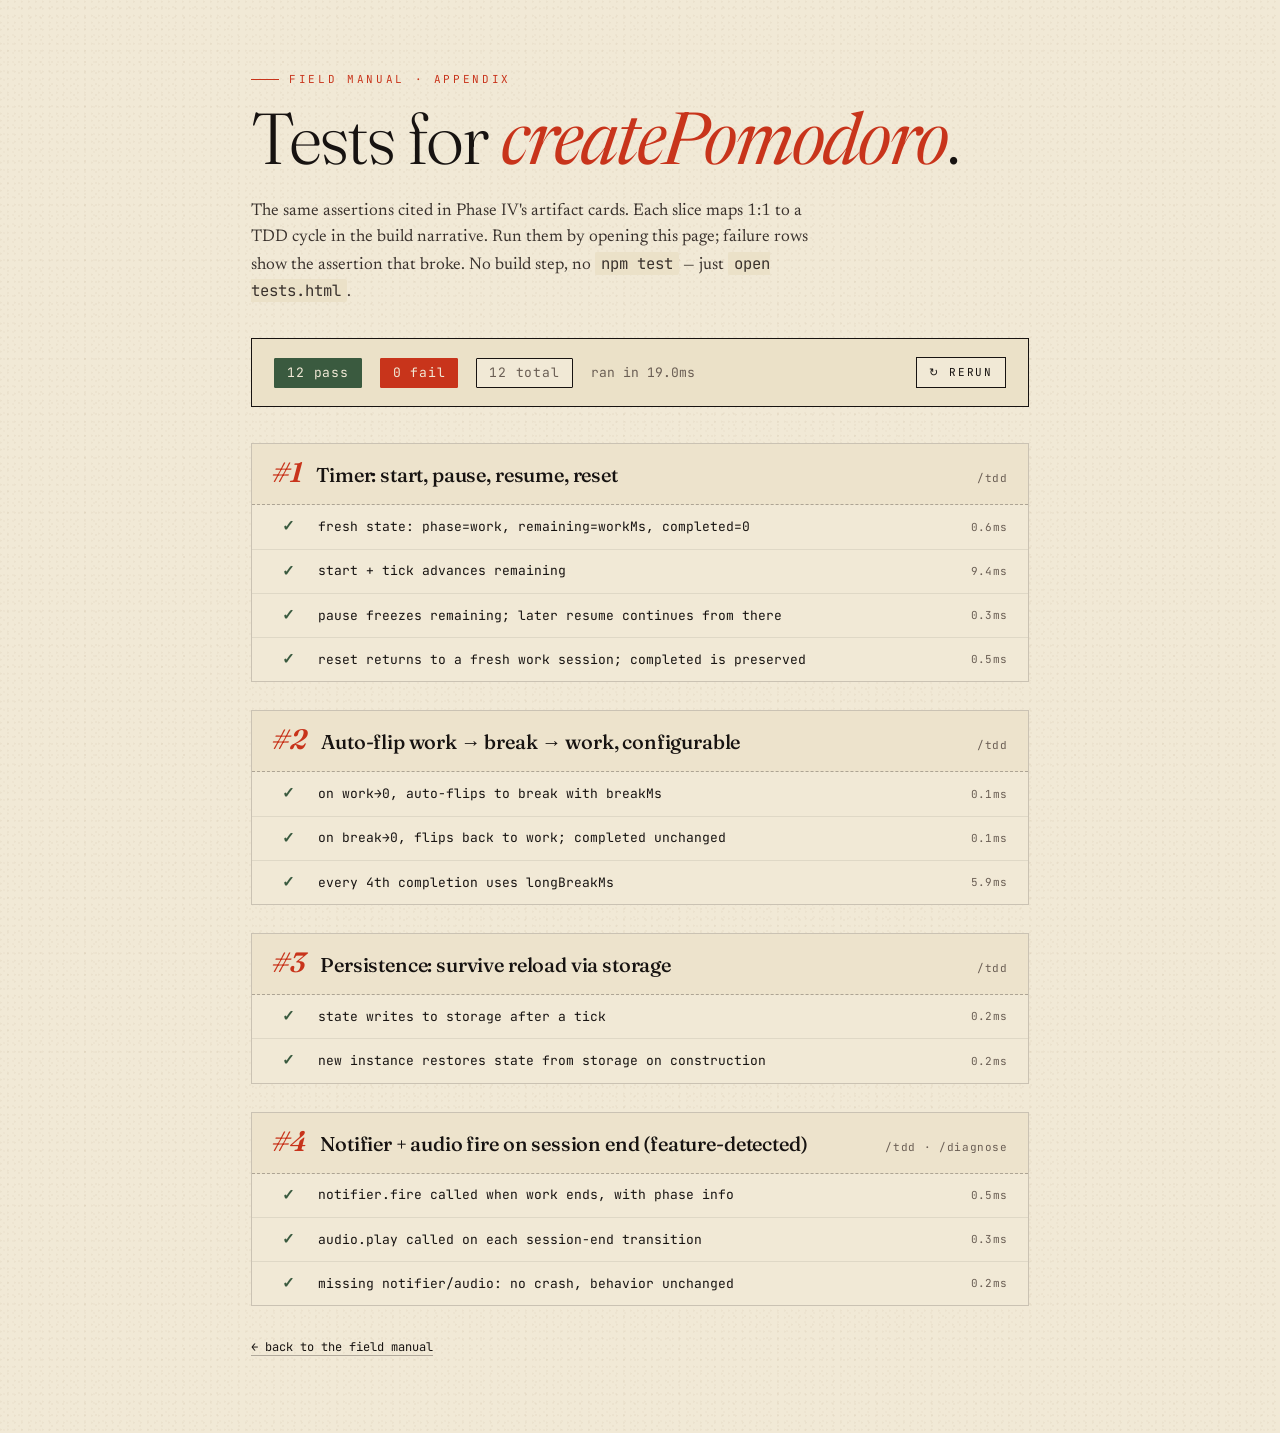
<file: tests.html>
<!doctype html>
<html lang="en">
<head>
  <meta charset="utf-8" />
  <meta name="viewport" content="width=device-width, initial-scale=1" />
  <title>Field Manual · tests for createPomodoro</title>
  <link rel="preconnect" href="https://fonts.googleapis.com" />
  <link rel="preconnect" href="https://fonts.gstatic.com" crossorigin />
  <link href="https://fonts.googleapis.com/css2?family=Fraunces:opsz,wght@9..144,300;9..144,400;9..144,600;9..144,800&family=Newsreader:opsz,wght@6..72,300;6..72,400&family=JetBrains+Mono:wght@400;500;700&display=swap" rel="stylesheet" />
  <link rel="stylesheet" href="styles.css" />
  <style>
    /* Page-local styles: testing UI only. The product CSS in styles.css is reused for typography & palette. */
    body { padding: 0; }
    .tests-page {
      max-width: 880px;
      margin: 0 auto;
      padding: clamp(36px, 6vw, 64px) clamp(20px, 4vw, 56px);
    }
    .tests-eyebrow {
      font-family: var(--f-mono);
      font-size: 11px;
      letter-spacing: 0.24em;
      text-transform: uppercase;
      color: var(--accent);
      margin: 0 0 14px;
      display: inline-flex; align-items: center; gap: 10px;
    }
    .tests-eyebrow::before { content: ""; width: 28px; height: 1px; background: var(--accent); }
    .tests-h1 {
      font-family: var(--f-display);
      font-weight: 300;
      font-size: clamp(40px, 6.5vw, 72px);
      line-height: 1;
      letter-spacing: -0.028em;
      margin: 0 0 16px;
    }
    .tests-h1 em { font-style: italic; color: var(--accent); font-weight: 400; }
    .tests-lede {
      font-size: 17px;
      line-height: 1.55;
      color: var(--ink-soft);
      max-width: 56ch;
      margin: 0 0 32px;
    }
    .tests-lede code { font-family: var(--f-mono); font-size: 0.92em; background: var(--paper-deep); padding: 1px 6px; border-radius: 2px; }
    .tests-summary {
      display: flex; flex-wrap: wrap; gap: 18px;
      padding: 18px 22px;
      border: 1px solid var(--ink);
      background: var(--paper-deep);
      margin-bottom: 36px;
      font-family: var(--f-mono);
      font-size: 13px;
      align-items: center;
    }
    .tests-summary .pill {
      padding: 4px 12px;
      border: 1px solid var(--ink);
      border-radius: 1px;
      letter-spacing: 0.06em;
    }
    .tests-summary .pill--pass { background: var(--moss); color: var(--paper); border-color: var(--moss); }
    .tests-summary .pill--fail { background: var(--accent); color: var(--paper); border-color: var(--accent); }
    .tests-summary .pill--pending { background: var(--paper); color: var(--ink-faint); }
    .tests-summary .meta { color: var(--ink-faint); }
    .tests-summary button {
      margin-left: auto;
      font-family: var(--f-mono);
      font-size: 11px;
      letter-spacing: 0.16em;
      text-transform: uppercase;
      padding: 6px 12px;
      border: 1px solid var(--ink);
      background: var(--paper);
      cursor: pointer;
      transition: background .15s, color .15s;
    }
    .tests-summary button:hover { background: var(--ink); color: var(--paper); }
    .tests-slice {
      margin: 0 0 28px;
      border: 1px solid color-mix(in srgb, var(--ink) 18%, transparent);
      background: var(--paper);
    }
    .tests-slice__head {
      display: flex; align-items: baseline; gap: 14px;
      padding: 14px 20px;
      border-bottom: 1px dashed color-mix(in srgb, var(--ink) 30%, transparent);
      background: color-mix(in srgb, var(--paper-deep) 70%, transparent);
    }
    .tests-slice__num {
      font-family: var(--f-display);
      font-style: italic;
      font-weight: 600;
      font-size: 28px;
      color: var(--accent);
      line-height: 1;
    }
    .tests-slice__title {
      font-family: var(--f-display);
      font-weight: 500;
      font-size: 20px;
      margin: 0;
      letter-spacing: -0.008em;
    }
    .tests-slice__skill {
      margin-left: auto;
      font-family: var(--f-mono);
      font-size: 11px;
      color: var(--ink-faint);
      letter-spacing: 0.06em;
    }
    .tests-list { list-style: none; margin: 0; padding: 0; }
    .test-row {
      display: grid;
      grid-template-columns: 32px 1fr auto;
      gap: 14px;
      align-items: center;
      padding: 10px 20px;
      border-bottom: 1px solid color-mix(in srgb, var(--ink) 8%, transparent);
      font-family: var(--f-mono);
      font-size: 13px;
    }
    .test-row:last-child { border-bottom: 0; }
    .test-row__mark {
      font-weight: 700;
      font-size: 15px;
      text-align: center;
    }
    .test-row--pass .test-row__mark { color: var(--moss); }
    .test-row--fail .test-row__mark { color: var(--accent); }
    .test-row--pending .test-row__mark { color: var(--ink-faint); }
    .test-row__name { color: var(--ink); }
    .test-row__time { font-size: 11px; color: var(--ink-faint); letter-spacing: 0.04em; }
    .test-row__error {
      grid-column: 2 / -1;
      margin-top: 6px;
      padding: 8px 12px;
      background: color-mix(in srgb, var(--accent) 10%, transparent);
      border-left: 3px solid var(--accent);
      font-family: var(--f-mono);
      font-size: 12px;
      color: var(--accent-deep);
      white-space: pre-wrap;
    }
    .tests-back {
      margin-top: 32px;
      font-family: var(--f-mono);
      font-size: 12px;
    }
  </style>
</head>
<body>

  <main class="tests-page">
    <p class="tests-eyebrow">field manual · appendix</p>
    <h1 class="tests-h1">Tests for <em>createPomodoro</em>.</h1>
    <p class="tests-lede">
      The same assertions cited in Phase IV's artifact cards. Each slice maps 1:1 to a TDD cycle in the build narrative. Run them by opening this page; failure rows show the assertion that broke. No build step, no <code>npm test</code> &mdash; just <code>open tests.html</code>.
    </p>

    <div class="tests-summary" id="summary">
      <span class="pill pill--pass" id="pass-count">0 pass</span>
      <span class="pill pill--fail"  id="fail-count">0 fail</span>
      <span class="pill pill--pending" id="total-count">— total</span>
      <span class="meta" id="duration">ready</span>
      <button id="rerun">↻ rerun</button>
    </div>

    <div id="results"></div>

    <p class="tests-back">
      <a href="index.html">← back to the field manual</a>
    </p>
  </main>

  <script src="app.js" defer></script>
  <script defer>
    /* =========================================================
       Minimal in-browser test runner.
       Tests live in groups ("slices"); each slice corresponds to
       one of the four Pomodoro TDD cycles in Phase IV.
       ========================================================= */
    (() => {
      "use strict";

      const SLICES = []; // { num, title, skill, tests: [{name, fn}] }

      function slice(num, title, skill, build) {
        const s = { num, title, skill, tests: [] };
        const api = {
          test(name, fn) { s.tests.push({ name, fn }); },
        };
        build(api);
        SLICES.push(s);
      }

      function eq(a, b, msg) {
        if (a !== b) throw new Error((msg || "expected equality") + `\n  expected: ${JSON.stringify(b)}\n  actual:   ${JSON.stringify(a)}`);
      }
      function truthy(v, msg) {
        if (!v) throw new Error(msg || "expected truthy, got " + JSON.stringify(v));
      }
      function approx(a, b, tol, msg) {
        if (Math.abs(a - b) > tol) throw new Error((msg || "expected approx") + `\n  expected ~${b} (±${tol})\n  actual    ${a}`);
      }

      /* ----- stub factories ----- */
      function makeClock(startMs = 1_000_000) {
        let t = startMs;
        return {
          now: () => t,
          advance: (ms) => { t += ms; },
          set:     (ms) => { t = ms; },
        };
      }
      function makeStorage(initial = {}) {
        const map = new Map(Object.entries(initial));
        return {
          getItem: (k) => (map.has(k) ? map.get(k) : null),
          setItem: (k, v) => map.set(k, String(v)),
          removeItem: (k) => map.delete(k),
          _dump: () => Object.fromEntries(map),
        };
      }
      function makeNotifier() {
        const calls = [];
        return {
          request: () => Promise.resolve("granted"),
          fire: (title, body) => calls.push({ title, body }),
          calls,
        };
      }
      function makeAudio() {
        const calls = [];
        return { play: () => calls.push(performance.now()), calls };
      }

      /* ============================================================
         SLICE 1 — timer counts down work→0, can be paused & resumed
         skill: /tdd
         ============================================================ */
      slice(1, "Timer: start, pause, resume, reset", "/tdd", ({ test }) => {

        test("fresh state: phase=work, remaining=workMs, completed=0", () => {
          const p = window.createPomodoro({
            workMs: 25 * 60_000,
            now: () => 0,
            storage: makeStorage(),
          });
          const s = p.getState();
          eq(s.phase, "work", "phase");
          eq(s.remainingMs, 25 * 60_000, "remaining");
          eq(s.completed, 0, "completed");
          eq(s.isRunning, false, "isRunning");
        });

        test("start + tick advances remaining", () => {
          const clock = makeClock();
          const p = window.createPomodoro({
            workMs: 60_000,
            now: clock.now,
            storage: makeStorage(),
          });
          p.start();
          clock.advance(15_000);
          p.tick();
          eq(p.getState().remainingMs, 45_000, "after 15s, remaining is 45s");
          eq(p.getState().isRunning, true, "running");
        });

        test("pause freezes remaining; later resume continues from there", () => {
          const clock = makeClock();
          const p = window.createPomodoro({
            workMs: 60_000,
            now: clock.now,
            storage: makeStorage(),
          });
          p.start();
          clock.advance(10_000); p.tick();
          p.pause();
          eq(p.getState().isRunning, false, "paused → not running");
          clock.advance(30_000);
          p.tick();
          eq(p.getState().remainingMs, 50_000, "30s of pause does not consume time");
          p.start();
          clock.advance(20_000); p.tick();
          eq(p.getState().remainingMs, 30_000, "after resume + 20s, remaining is 30s");
        });

        test("reset returns to a fresh work session; completed is preserved", () => {
          const clock = makeClock();
          const p = window.createPomodoro({
            workMs: 60_000,
            breakMs: 10_000,
            now: clock.now,
            storage: makeStorage(),
          });
          // complete one full work cycle to bump `completed`
          p.start();
          clock.advance(60_000); p.tick();
          // we are now on break with completed=1
          eq(p.getState().completed, 1, "one completed work session");
          p.reset();
          const s = p.getState();
          eq(s.phase, "work", "reset → work");
          eq(s.remainingMs, 60_000, "reset → full workMs");
          eq(s.isRunning, false, "reset → paused");
          eq(s.completed, 1, "reset preserves completed counter");
        });

      });

      /* ============================================================
         SLICE 2 — auto-flip + configurable durations
         skill: /tdd (continued)
         ============================================================ */
      slice(2, "Auto-flip work → break → work, configurable", "/tdd", ({ test }) => {

        test("on work→0, auto-flips to break with breakMs", () => {
          const clock = makeClock();
          const p = window.createPomodoro({
            workMs: 1000,
            breakMs: 2000,
            now: clock.now,
            storage: makeStorage(),
          });
          p.start();
          clock.advance(1500); p.tick();
          const s = p.getState();
          eq(s.phase, "break", "flipped to break");
          eq(s.remainingMs, 2000, "remaining = breakMs after flip");
          eq(s.completed, 1, "completed bumped on work→break transition");
        });

        test("on break→0, flips back to work; completed unchanged", () => {
          const clock = makeClock();
          const p = window.createPomodoro({
            workMs: 1000,
            breakMs: 500,
            now: clock.now,
            storage: makeStorage(),
          });
          p.start();
          clock.advance(1000); p.tick();   // work→break
          clock.advance(500);  p.tick();   // break→work
          const s = p.getState();
          eq(s.phase, "work", "back to work");
          eq(s.remainingMs, 1000, "fresh workMs after break ends");
          eq(s.completed, 1, "completed only increments on work end, not break end");
        });

        test("every 4th completion uses longBreakMs", () => {
          const clock = makeClock();
          const p = window.createPomodoro({
            workMs: 100,
            breakMs: 50,
            longBreakMs: 500,
            now: clock.now,
            storage: makeStorage(),
          });
          p.start();
          // run through 4 work sessions; the 4th flip should be longBreak
          for (let i = 0; i < 3; i++) {
            clock.advance(100); p.tick(); // work→break
            clock.advance(50);  p.tick(); // break→work
          }
          clock.advance(100); p.tick();   // 4th work→?
          const s = p.getState();
          eq(s.phase, "longBreak", "4th completion → longBreak");
          eq(s.remainingMs, 500, "longBreakMs respected");
          eq(s.completed, 4, "completed=4");
        });

      });

      /* ============================================================
         SLICE 3 — persistence via injected storage
         skill: /tdd (continued)
         ============================================================ */
      slice(3, "Persistence: survive reload via storage", "/tdd", ({ test }) => {

        test("state writes to storage after a tick", () => {
          const clock = makeClock();
          const storage = makeStorage();
          const p = window.createPomodoro({
            workMs: 60_000, now: clock.now, storage,
          });
          p.start();
          clock.advance(10_000); p.tick();
          const raw = storage.getItem("pomodoro:state");
          truthy(raw, "storage has a state entry after tick");
          const parsed = JSON.parse(raw);
          eq(parsed.phase, "work", "persisted phase");
          eq(parsed.remainingMs, 50_000, "persisted remaining");
        });

        test("new instance restores state from storage on construction", () => {
          const clock = makeClock();
          const storage = makeStorage();
          // seed with a paused state mid-session
          storage.setItem("pomodoro:state", JSON.stringify({
            phase: "break",
            remainingMs: 30_000,
            completed: 3,
            isRunning: false,
          }));
          const p = window.createPomodoro({
            workMs: 60_000, breakMs: 60_000, now: clock.now, storage,
          });
          const s = p.getState();
          eq(s.phase, "break", "restored phase");
          eq(s.remainingMs, 30_000, "restored remaining");
          eq(s.completed, 3, "restored completed");
          eq(s.isRunning, false, "restored isRunning");
        });

      });

      /* ============================================================
         SLICE 4 — notifier + audio on session end
         skill: /tdd + /diagnose (feature-detection bug found here)
         ============================================================ */
      slice(4, "Notifier + audio fire on session end (feature-detected)", "/tdd · /diagnose", ({ test }) => {

        test("notifier.fire called when work ends, with phase info", () => {
          const clock = makeClock();
          const notifier = makeNotifier();
          const p = window.createPomodoro({
            workMs: 1000, breakMs: 1000,
            now: clock.now, storage: makeStorage(), notifier,
          });
          p.start();
          clock.advance(1000); p.tick();
          eq(notifier.calls.length, 1, "fire called exactly once");
          truthy(notifier.calls[0].title, "title present");
          truthy(/break/i.test(notifier.calls[0].body), "body mentions break");
        });

        test("audio.play called on each session-end transition", () => {
          const clock = makeClock();
          const audio = makeAudio();
          const p = window.createPomodoro({
            workMs: 500, breakMs: 500,
            now: clock.now, storage: makeStorage(), audio,
          });
          p.start();
          clock.advance(500); p.tick(); // work→break
          clock.advance(500); p.tick(); // break→work
          eq(audio.calls.length, 2, "audio fired twice — once per transition");
        });

        test("missing notifier/audio: no crash, behavior unchanged", () => {
          // This is the regression test that locks the /diagnose fix.
          // Earlier code crashed when window.Notification was undefined (iframes).
          const clock = makeClock();
          const p = window.createPomodoro({
            workMs: 500, breakMs: 500,
            now: clock.now,
            storage: makeStorage(),
            notifier: null, audio: null,
          });
          p.start();
          clock.advance(500); p.tick();
          eq(p.getState().phase, "break", "still flipped to break despite missing deps");
        });

      });

      /* ============================================================
         Runner / DOM rendering
         ============================================================ */
      const $ = (sel) => document.querySelector(sel);
      const results   = $("#results");
      const passEl    = $("#pass-count");
      const failEl    = $("#fail-count");
      const totalEl   = $("#total-count");
      const durEl     = $("#duration");
      const rerunBtn  = $("#rerun");

      function render() {
        results.textContent = "";
        const frag = document.createDocumentFragment();
        for (const s of SLICES) {
          const section = document.createElement("section");
          section.className = "tests-slice";
          section.setAttribute("data-slice", s.num);

          const head = document.createElement("header");
          head.className = "tests-slice__head";
          const num = document.createElement("span"); num.className = "tests-slice__num"; num.textContent = "#" + s.num;
          const title = document.createElement("h2"); title.className = "tests-slice__title"; title.textContent = s.title;
          const skill = document.createElement("span"); skill.className = "tests-slice__skill"; skill.textContent = s.skill;
          head.append(num, title, skill);
          section.appendChild(head);

          const ul = document.createElement("ul"); ul.className = "tests-list";
          for (const t of s.tests) {
            const li = document.createElement("li");
            li.className = "test-row test-row--pending";
            li.dataset.testName = t.name;
            const mark = document.createElement("span"); mark.className = "test-row__mark"; mark.textContent = "•";
            const name = document.createElement("span"); name.className = "test-row__name"; name.textContent = t.name;
            const time = document.createElement("span"); time.className = "test-row__time"; time.textContent = "";
            li.append(mark, name, time);
            ul.appendChild(li);
          }
          section.appendChild(ul);
          frag.appendChild(section);
        }
        results.appendChild(frag);
      }

      async function run() {
        let pass = 0, fail = 0, total = 0;
        const t0 = performance.now();
        passEl.textContent = "0 pass";
        failEl.textContent = "0 fail";
        totalEl.textContent = "— total";
        durEl.textContent = "running…";

        for (const s of SLICES) {
          const sliceEl = results.querySelector(`[data-slice="${s.num}"]`);
          const rows = sliceEl.querySelectorAll(".test-row");
          for (let i = 0; i < s.tests.length; i++) {
            const t = s.tests[i];
            const row = rows[i];
            total++;
            const start = performance.now();
            try {
              await t.fn();
              row.className = "test-row test-row--pass";
              row.querySelector(".test-row__mark").textContent = "✓";
              row.querySelector(".test-row__time").textContent = (performance.now() - start).toFixed(1) + "ms";
              pass++;
            } catch (err) {
              row.className = "test-row test-row--fail";
              row.querySelector(".test-row__mark").textContent = "✗";
              row.querySelector(".test-row__time").textContent = (performance.now() - start).toFixed(1) + "ms";
              const errEl = document.createElement("pre");
              errEl.className = "test-row__error";
              errEl.textContent = String(err && err.message ? err.message : err);
              row.appendChild(errEl);
              fail++;
              console.error("[test failed]", s.num + " · " + t.name, err);
            }
            passEl.textContent = pass + " pass";
            failEl.textContent = fail + " fail";
            totalEl.textContent = total + " total";
          }
        }
        durEl.textContent = "ran in " + (performance.now() - t0).toFixed(1) + "ms";
      }

      function boot() {
        if (typeof window.createPomodoro !== "function") {
          results.textContent = "";
          const warn = document.createElement("div");
          warn.className = "tests-slice";
          // build the warning via DOM nodes only — no innerHTML
          const head = document.createElement("header");
          head.className = "tests-slice__head";
          const num = document.createElement("span"); num.className = "tests-slice__num"; num.textContent = "!";
          const t = document.createElement("h2"); t.className = "tests-slice__title"; t.textContent = "createPomodoro is not loaded from app.js";
          head.append(num, t);
          warn.appendChild(head);
          const p = document.createElement("p");
          p.style.padding = "16px 20px";
          p.style.color = "var(--ink-soft)";
          p.style.fontFamily = "var(--f-body)";
          p.textContent = "Open this page from the same folder as app.js. The harness expects window.createPomodoro to exist after app.js loads.";
          warn.appendChild(p);
          results.appendChild(warn);
          durEl.textContent = "blocked — module missing";
          return;
        }
        render();
        run();
      }

      rerunBtn.addEventListener("click", boot);

      // app.js loads with `defer`, so DOMContentLoaded is when both are ready.
      if (document.readyState === "loading") {
        document.addEventListener("DOMContentLoaded", boot, { once: true });
      } else {
        boot();
      }
    })();
  </script>
</body>
</html>
</file>
<file: styles.css>
/* ================================================================
   FIELD MANUAL vol.01 — building with mattpocock/skills
   aesthetic: parchment + ink + signal red, slab + serif + mono
   ================================================================ */

:root {
  /* palette */
  --paper:        #f1e9d6;
  --paper-deep:   #ebe1c8;
  --paper-edge:   #d9cdac;
  --ink:          #171311;
  --ink-soft:     #3a322d;
  --ink-faint:    #6a5e54;
  --accent:       #c8341b;   /* signal red */
  --accent-deep:  #8a1f0d;
  --moss:         #3a5a3f;   /* completion / pass */
  --moss-soft:    #6b8b6f;
  --cream-warm:   #f7f0de;   /* terminal "paper" */

  /* typography */
  --f-display:    "Fraunces", "Times New Roman", serif;
  --f-body:       "Newsreader", "Iowan Old Style", Georgia, serif;
  --f-mono:       "JetBrains Mono", "SFMono-Regular", "Consolas", monospace;

  /* metrics */
  --rule:         1px solid var(--ink);
  --hair:         1px solid color-mix(in srgb, var(--ink) 22%, transparent);
  --dash:         1px dashed color-mix(in srgb, var(--ink) 38%, transparent);
  --r-soft:       2px;

  /* layout */
  --max:          1200px;
  --pad-x:        clamp(20px, 4vw, 56px);
}

/* ============================== RESET ============================== */
*,*::before,*::after { box-sizing: border-box; }
html { -webkit-text-size-adjust: 100%; scroll-behavior: smooth; }
body {
  margin: 0;
  background: var(--paper);
  color: var(--ink);
  font-family: var(--f-body);
  font-size: 17px;
  line-height: 1.55;
  font-weight: 400;
  font-optical-sizing: auto;
  text-rendering: optimizeLegibility;
  -webkit-font-smoothing: antialiased;
  /* parchment grain via layered radials */
  background-image:
    radial-gradient(circle at 13% 22%, rgba(138,107,68,0.06) 0 1px, transparent 1.2px),
    radial-gradient(circle at 74% 61%, rgba(138,107,68,0.05) 0 1px, transparent 1.2px),
    radial-gradient(circle at 41% 88%, rgba(138,107,68,0.04) 0 1px, transparent 1.2px);
  background-size: 7px 7px, 11px 11px, 9px 9px;
}
img, svg { display: block; max-width: 100%; }
a { color: var(--ink); text-decoration: none; border-bottom: 1px solid color-mix(in srgb, var(--ink) 30%, transparent); transition: color .15s, border-color .15s; }
a:hover { color: var(--accent); border-color: var(--accent); }
button { font: inherit; color: inherit; cursor: pointer; background: none; border: 0; padding: 0; }
code, pre { font-family: var(--f-mono); }
em { font-style: italic; font-family: var(--f-body); }

/* accessibility */
.skip-link {
  position: absolute; left: -9999px; top: 0;
  background: var(--ink); color: var(--paper); padding: 10px 14px; z-index: 100;
}
.skip-link:focus { left: 12px; top: 12px; }

/* ============================== MASTHEAD ============================== */
.masthead {
  position: sticky; top: 0; z-index: 50;
  background: color-mix(in srgb, var(--paper) 92%, transparent);
  backdrop-filter: blur(6px) saturate(1.1);
  -webkit-backdrop-filter: blur(6px) saturate(1.1);
  border-bottom: var(--hair);
}
.masthead__inner {
  max-width: var(--max);
  margin: 0 auto;
  padding: 12px var(--pad-x);
  display: grid;
  grid-template-columns: auto 1fr auto;
  align-items: center;
  gap: 24px;
  font-family: var(--f-mono);
  font-size: 12px;
  letter-spacing: 0.02em;
}
.masthead__brand {
  display: inline-flex; align-items: center; gap: 10px;
  text-transform: uppercase;
  font-weight: 700;
  letter-spacing: 0.14em;
}
.masthead__brand .rule { display: inline-block; width: 22px; height: 2px; background: var(--accent); }
.masthead__brand em { font-family: var(--f-display); font-style: italic; font-weight: 400; text-transform: none; letter-spacing: 0; color: var(--ink-soft); }
.masthead__nav {
  display: flex; gap: 18px;
  justify-content: center;
  flex-wrap: wrap;
}
.masthead__nav a {
  text-transform: lowercase;
  color: var(--ink-soft);
  border: 0;
  padding: 4px 0;
  display: inline-flex; align-items: baseline; gap: 6px;
  transition: color .15s;
}
.masthead__nav a span {
  font-family: var(--f-display);
  font-style: italic;
  font-weight: 600;
  color: var(--accent);
  font-size: 13px;
}
.masthead__nav a:hover,
.masthead__nav a.is-active { color: var(--ink); }
.masthead__nav a.is-active span { text-decoration: underline; text-underline-offset: 3px; }
.masthead__meta {
  color: var(--ink-faint);
  display: inline-flex; align-items: center; gap: 7px;
}
.masthead__meta .dot {
  width: 7px; height: 7px; background: var(--moss); border-radius: 50%;
  box-shadow: 0 0 0 3px color-mix(in srgb, var(--moss) 18%, transparent);
}
@media (max-width: 880px) {
  .masthead__inner { grid-template-columns: 1fr; gap: 8px; padding: 10px var(--pad-x); }
  .masthead__nav { justify-content: flex-start; gap: 14px; }
  .masthead__meta { display: none; }
}

/* ============================== HERO ============================== */
.hero {
  padding: clamp(40px, 7vw, 84px) var(--pad-x) clamp(48px, 7vw, 88px);
  max-width: var(--max);
  margin: 0 auto;
  border-bottom: var(--dash);
  position: relative;
}
.hero::before {
  /* corner stamp */
  content: "FM·01";
  position: absolute; top: 22px; right: var(--pad-x);
  font-family: var(--f-mono);
  font-size: 10px; letter-spacing: 0.3em;
  color: var(--accent);
  border: 1px solid var(--accent);
  padding: 4px 7px;
}
.hero__grid {
  display: grid;
  grid-template-columns: 0.7fr 1.9fr;
  grid-template-rows: auto auto;
  grid-template-areas:
    "margin title"
    "margin diagram";
  column-gap: clamp(20px, 4vw, 48px);
  row-gap: clamp(28px, 5vw, 56px);
  align-items: start;
}
.hero__marginalia { grid-area: margin; padding-top: 10px; border-right: var(--dash); padding-right: clamp(14px, 2vw, 24px); }
.hero__title      { grid-area: title; }
.hero__diagram    { grid-area: diagram; margin: 0; }

.marginalia__line {
  margin: 0 0 4px;
  font-family: var(--f-mono);
  font-size: 11px;
  letter-spacing: 0.04em;
  color: var(--ink-faint);
  text-transform: lowercase;
}
.marginalia__line--sep {
  color: var(--accent);
  margin: 14px 0 10px;
  letter-spacing: 0.6em;
}

.hero__eyebrow {
  margin: 0 0 18px;
  font-family: var(--f-mono);
  font-size: 12px;
  letter-spacing: 0.16em;
  text-transform: uppercase;
  color: var(--ink-faint);
  display: inline-flex; align-items: center; gap: 8px;
}
.hero__stamp {
  font-family: var(--f-display);
  font-style: italic;
  font-weight: 400;
  font-size: 13px;
  text-transform: lowercase;
  letter-spacing: 0;
  color: var(--ink-soft);
}
.hero__num {
  font-family: var(--f-display);
  font-weight: 800;
  font-size: 18px;
  color: var(--accent);
  letter-spacing: 0;
}
.hero__h1 {
  font-family: var(--f-display);
  font-weight: 300;
  font-size: clamp(72px, 13vw, 188px);
  line-height: 0.86;
  letter-spacing: -0.035em;
  margin: 0 0 28px;
  font-variation-settings: "opsz" 144, "SOFT" 100;
}
.hero__h1-line { display: block; }
.hero__h1-line--accent {
  font-style: italic;
  font-weight: 400;
  color: var(--accent);
  padding-left: clamp(40px, 8vw, 120px);
  position: relative;
}
.hero__h1-line--accent::before {
  content: "";
  position: absolute;
  left: 0; bottom: 18%;
  width: clamp(28px, 6vw, 90px);
  height: 6px;
  background: var(--ink);
}
.hero__sub {
  font-size: clamp(18px, 1.8vw, 22px);
  line-height: 1.45;
  max-width: 62ch;
  color: var(--ink-soft);
  margin: 0 0 26px;
  font-weight: 300;
}
.hero__sub br { display: none; }

.hero__byline {
  font-family: var(--f-mono);
  font-size: 12px;
  letter-spacing: 0.02em;
  color: var(--ink-faint);
  display: flex; flex-wrap: wrap; align-items: center; gap: 10px;
  padding-top: 18px;
  border-top: var(--hair);
}
.hero__byline a:not(.hero__begin) { color: var(--ink); border-bottom-color: var(--accent); }
.hero__byline-sep { color: var(--accent); }
.hero__begin {
  margin-left: auto;
  border: 1px solid var(--ink);
  padding: 8px 14px;
  text-transform: uppercase;
  letter-spacing: 0.16em;
  background: var(--ink);
  color: var(--paper);
  border-bottom: 1px solid var(--ink);
  transition: background .15s, color .15s, transform .15s;
}
.hero__begin:hover { background: var(--accent); border-color: var(--accent); color: var(--paper); transform: translateY(-1px); }

.hero__diagram { color: var(--ink); }
.diagram-svg {
  width: 100%; height: auto;
  background: color-mix(in srgb, var(--paper-deep) 88%, transparent);
  border: 1px solid color-mix(in srgb, var(--ink) 14%, transparent);
  padding: 12px;
  border-radius: var(--r-soft);
}
.diagram-svg .route { stroke-dasharray: 1200; stroke-dashoffset: 1200; animation: draw-route 2.6s 0.4s ease-out forwards; }
@keyframes draw-route { to { stroke-dashoffset: 0; } }
.diagram-caption {
  font-family: var(--f-display);
  font-style: italic;
  font-size: 13px;
  color: var(--ink-faint);
  margin: 10px 4px 0;
  text-align: right;
}

@media (max-width: 920px) {
  .hero__grid {
    grid-template-columns: 1fr;
    grid-template-areas: "title" "diagram" "margin";
  }
  .hero__marginalia { border-right: 0; border-top: var(--dash); padding-top: 18px; padding-right: 0; }
  .hero::before { right: var(--pad-x); top: 14px; }
}

/* ============================== SECTION HEADS (shared) ============================== */
.section-head {
  max-width: var(--max);
  margin: 0 auto;
  padding: clamp(56px, 8vw, 96px) var(--pad-x) clamp(20px, 3vw, 32px);
}
.section-eyebrow {
  font-family: var(--f-mono);
  font-size: 11px;
  letter-spacing: 0.24em;
  text-transform: uppercase;
  color: var(--accent);
  margin: 0 0 14px;
  display: inline-flex; align-items: center; gap: 10px;
}
.section-eyebrow::before {
  content: ""; width: 28px; height: 1px; background: var(--accent);
}
.section-h2 {
  font-family: var(--f-display);
  font-weight: 400;
  font-size: clamp(36px, 5.5vw, 64px);
  line-height: 1.02;
  letter-spacing: -0.022em;
  margin: 0 0 18px;
  max-width: 18ch;
}
.section-h2 em {
  font-style: italic;
  color: var(--accent);
  font-weight: 300;
}
.section-lede {
  font-size: 19px;
  line-height: 1.5;
  max-width: 60ch;
  color: var(--ink-soft);
  margin: 0;
  font-weight: 300;
}

/* ============================== FAILURE MODES ============================== */
.failures {
  border-bottom: var(--dash);
  padding-bottom: clamp(48px, 7vw, 84px);
}
.failures__grid {
  max-width: var(--max);
  margin: 0 auto;
  padding: 0 var(--pad-x);
  list-style: none;
  display: grid;
  grid-template-columns: repeat(2, 1fr);
  gap: 0;
  border-top: var(--rule);
  border-left: var(--rule);
}
.failure {
  border-right: var(--rule);
  border-bottom: var(--rule);
  padding: clamp(28px, 3.5vw, 44px);
  position: relative;
  background: color-mix(in srgb, var(--paper) 96%, transparent);
}
.failure__num {
  position: absolute;
  top: 18px; right: 22px;
  font-family: var(--f-display);
  font-style: italic;
  font-weight: 400;
  font-size: 44px;
  line-height: 1;
  color: color-mix(in srgb, var(--accent) 70%, transparent);
}
.failure__h {
  font-family: var(--f-display);
  font-weight: 500;
  font-size: 32px;
  line-height: 1.05;
  margin: 0 0 14px;
  letter-spacing: -0.012em;
}
.failure__body {
  margin: 0 0 18px;
  font-size: 16px;
  line-height: 1.55;
  color: var(--ink-soft);
  max-width: 44ch;
}
.failure__body code { background: var(--paper-deep); padding: 1px 6px; border-radius: 2px; font-size: 0.9em; }
.failure__cure {
  font-family: var(--f-mono);
  font-size: 12px;
  color: var(--ink);
  margin: 0;
  padding-top: 14px;
  border-top: var(--dash);
  letter-spacing: 0.02em;
}
.failure__cure code {
  color: var(--accent);
  background: transparent;
  padding: 0;
  font-weight: 500;
}
.failures__transition {
  max-width: var(--max);
  margin: clamp(36px, 5vw, 56px) auto 0;
  padding: 0 var(--pad-x);
  font-family: var(--f-display);
  font-style: italic;
  font-size: clamp(18px, 2vw, 22px);
  color: var(--ink-soft);
  text-align: center;
}

@media (max-width: 760px) {
  .failures__grid { grid-template-columns: 1fr; }
}

/* ============================== JOURNEY / PHASE ============================== */
.journey {
  display: block;
  padding-bottom: clamp(48px, 7vw, 96px);
}
.phase {
  max-width: var(--max);
  margin: 0 auto;
  padding: clamp(56px, 8vw, 110px) var(--pad-x);
  border-bottom: var(--dash);
  position: relative;
}
.phase:last-child { border-bottom: 0; }

/* PHASE HEADER: big numeral + title block, alternating left/right */
.phase__head {
  display: grid;
  grid-template-columns: minmax(140px, 220px) 1fr;
  gap: clamp(28px, 4vw, 56px);
  align-items: end;
  margin-bottom: clamp(36px, 4vw, 56px);
}
.phase--flip .phase__head {
  grid-template-columns: 1fr minmax(140px, 220px);
}
.phase--flip .phase__num-wrap { order: 2; text-align: right; }
.phase--flip .phase__title-wrap { order: 1; text-align: right; }
.phase--flip .phase__title-wrap .phase__lede,
.phase--flip .phase__title-wrap .phase__kicker { margin-left: auto; }

.phase__num-wrap { display: flex; flex-direction: column; align-items: flex-start; }
.phase--flip .phase__num-wrap { align-items: flex-end; }
.phase__numeral {
  font-family: var(--f-display);
  font-weight: 300;
  font-style: italic;
  font-size: clamp(120px, 18vw, 240px);
  line-height: 0.78;
  color: var(--accent);
  letter-spacing: -0.04em;
  font-variation-settings: "opsz" 144;
}
.phase__num-label {
  font-family: var(--f-mono);
  font-size: 11px;
  letter-spacing: 0.3em;
  text-transform: uppercase;
  color: var(--ink-faint);
  margin-top: 8px;
}
.phase__kicker {
  font-family: var(--f-mono);
  font-size: 12px;
  letter-spacing: 0.14em;
  text-transform: uppercase;
  color: var(--ink-faint);
  margin: 0 0 12px;
  max-width: 60ch;
}
.phase__kicker em {
  font-family: var(--f-display);
  font-style: italic;
  font-weight: 400;
  text-transform: lowercase;
  letter-spacing: 0;
  color: var(--accent);
}
.phase__h {
  font-family: var(--f-display);
  font-weight: 300;
  font-size: clamp(56px, 9vw, 108px);
  line-height: 0.92;
  letter-spacing: -0.035em;
  margin: 0 0 18px;
  font-variation-settings: "opsz" 144;
}
.phase__lede {
  font-size: clamp(17px, 1.5vw, 19px);
  line-height: 1.5;
  color: var(--ink-soft);
  margin: 0;
  max-width: 60ch;
  font-weight: 300;
}
.phase__lede code,
.phase__narrative code,
.aside code {
  font-family: var(--f-mono);
  font-size: 0.85em;
  background: var(--paper-deep);
  padding: 1px 6px;
  border-radius: 2px;
  color: var(--ink);
}

/* PHASE BODY: 12-col implicit grid */
.phase__body {
  display: grid;
  grid-template-columns: minmax(0, 1.4fr) minmax(0, 1fr);
  gap: clamp(24px, 3vw, 40px);
  align-items: start;
}
.phase--flip .phase__narrative { order: 2; }
.phase--flip .phase__skills    { order: 1; }
.phase--flip .phase__skills    { justify-self: end; }
.phase__narrative { grid-column: 1 / 2; }
.phase__skills    { grid-column: 2 / 3; }
.terminal         { grid-column: 1 / -1; }
.artifact         { grid-column: 1 / -1; }
.phase__closing   { grid-column: 1 / -1; }

.phase__narrative p {
  margin: 0 0 16px;
  font-size: 17px;
  line-height: 1.6;
  color: var(--ink);
  max-width: 64ch;
}
.phase__narrative p:first-of-type::first-letter {
  font-family: var(--f-display);
  font-weight: 400;
  font-size: 4.2em;
  line-height: 0.82;
  float: left;
  padding: 6px 10px 0 0;
  color: var(--accent);
  font-style: italic;
}

.aside {
  margin: 24px 0 0;
  padding: 18px 20px;
  background: color-mix(in srgb, var(--paper-deep) 75%, transparent);
  border-left: 3px solid var(--accent);
  font-size: 15.5px;
  line-height: 1.5;
  color: var(--ink-soft);
}
.aside__label {
  display: block;
  font-family: var(--f-mono);
  font-size: 10px;
  letter-spacing: 0.24em;
  text-transform: uppercase;
  color: var(--accent);
  margin-bottom: 6px;
}

/* SKILLS aside */
.phase__skills {
  position: sticky;
  top: 70px;
  padding: 18px 20px;
  border: var(--hair);
  background: color-mix(in srgb, var(--paper) 70%, transparent);
}
.skills-label {
  font-family: var(--f-mono);
  font-size: 10px;
  letter-spacing: 0.28em;
  text-transform: uppercase;
  color: var(--accent);
  margin: 0 0 12px;
}
.skill-chip-list { list-style: none; margin: 0; padding: 0; display: flex; flex-direction: column; gap: 8px; }
.skill-chip {
  display: flex;
  align-items: center;
  justify-content: space-between;
  gap: 10px;
  width: 100%;
  padding: 8px 12px;
  border: 1px solid var(--ink);
  background: var(--paper);
  text-align: left;
  font-family: var(--f-mono);
  font-size: 13px;
  transition: background .15s, color .15s, transform .15s;
  position: relative;
}
.skill-chip code { background: transparent; padding: 0; color: inherit; font-weight: 500; }
.skill-chip .copy-hint {
  font-size: 10px;
  letter-spacing: 0.18em;
  text-transform: uppercase;
  color: var(--ink-faint);
  opacity: 0;
  transition: opacity .15s;
}
.skill-chip:hover { background: var(--ink); color: var(--paper); transform: translate(-2px, -2px); box-shadow: 4px 4px 0 var(--accent); }
.skill-chip:hover .copy-hint { opacity: 1; color: var(--paper); }
.skill-chip.is-copied { background: var(--moss); color: var(--paper); border-color: var(--moss); }
.skill-chip.is-copied .copy-hint::before { content: "✓ "; }

/* TERMINAL */
.terminal {
  margin: clamp(28px, 4vw, 44px) 0 clamp(18px, 2vw, 24px);
  border: 1px solid var(--ink);
  background: var(--cream-warm);
  box-shadow: 6px 6px 0 color-mix(in srgb, var(--ink) 70%, transparent);
  position: relative;
}
.terminal__chrome {
  display: flex; align-items: center; gap: 14px;
  padding: 8px 12px;
  background: var(--ink);
  color: var(--paper);
  font-family: var(--f-mono);
  font-size: 11px;
  letter-spacing: 0.04em;
  border-bottom: 1px solid var(--ink);
}
.terminal__dots { display: inline-flex; gap: 5px; }
.terminal__dots i {
  display: block; width: 9px; height: 9px; border-radius: 50%;
  background: color-mix(in srgb, var(--paper) 30%, transparent);
  border: 1px solid color-mix(in srgb, var(--paper) 50%, transparent);
}
.terminal__dots i:first-child { background: var(--accent); border-color: var(--accent); }
.terminal__title { color: color-mix(in srgb, var(--paper) 70%, transparent); flex: 1; text-transform: lowercase; letter-spacing: 0.06em; }
.terminal__play {
  font-family: var(--f-mono);
  font-size: 11px;
  letter-spacing: 0.16em;
  text-transform: uppercase;
  color: var(--paper);
  background: var(--accent);
  padding: 4px 10px;
  border-radius: 1px;
  transition: background .15s, transform .15s;
}
.terminal__play:hover { background: var(--paper); color: var(--accent); transform: scale(1.02); }
.terminal__play.is-playing { background: var(--moss); color: var(--paper); }
.terminal__play.is-playing::before { content: "● "; }
.terminal__play.is-done { background: transparent; color: var(--paper); border: 1px solid color-mix(in srgb, var(--paper) 40%, transparent); }
.terminal__play.is-done::before { content: "↻ "; }
.terminal__screen {
  margin: 0;
  padding: 20px 22px 24px;
  font-family: var(--f-mono);
  font-size: 13px;
  line-height: 1.7;
  color: var(--ink);
  overflow-x: auto;
  background:
    repeating-linear-gradient(
      to bottom,
      transparent 0,
      transparent 21px,
      color-mix(in srgb, var(--ink) 4%, transparent) 21px,
      color-mix(in srgb, var(--ink) 4%, transparent) 22px
    );
  min-height: 80px;
  max-height: 460px;
  overflow-y: auto;
}
.terminal__transcript {
  display: block;
  white-space: pre-wrap;
  word-break: break-word;
}
.terminal__transcript .line {
  display: block;
  padding-left: 22px;
  position: relative;
  text-indent: 0;
}
.terminal__transcript .line::before {
  position: absolute;
  left: 0;
  font-weight: 700;
  font-size: 12px;
}
.terminal__transcript .line.is-user      { color: var(--ink); }
.terminal__transcript .line.is-user::before    { content: "›"; color: var(--accent); }
.terminal__transcript .line.is-claude    { color: var(--ink-soft); }
.terminal__transcript .line.is-claude::before  { content: "·"; color: var(--ink); font-size: 16px; top: -2px; }
.terminal__transcript .line.is-sys       { color: var(--moss); font-style: italic; }
.terminal__transcript .line.is-sys::before     { content: "—"; color: var(--moss); }
.terminal__transcript .caret {
  display: inline-block;
  width: 7px; height: 14px;
  background: var(--accent);
  vertical-align: text-bottom;
  margin-left: 2px;
  animation: blink 1s steps(2, start) infinite;
}
@keyframes blink { 50% { opacity: 0; } }

/* ARTIFACT */
.artifact {
  margin: clamp(8px, 2vw, 16px) 0 0;
  border-top: var(--dash);
  padding-top: clamp(20px, 3vw, 32px);
}
.artifact__label {
  font-family: var(--f-mono);
  font-size: 11px;
  letter-spacing: 0.18em;
  text-transform: uppercase;
  color: var(--ink-faint);
  margin: 0 0 12px;
}
.artifact__label code { color: var(--accent); background: transparent; padding: 0; font-weight: 600; letter-spacing: 0.04em; }
.artifact__body {
  margin: 0;
  padding: 22px 26px;
  background: var(--paper-deep);
  border: 1px solid color-mix(in srgb, var(--ink) 14%, transparent);
  border-left: 4px solid var(--ink);
  font-family: var(--f-mono);
  font-size: 13px;
  line-height: 1.65;
  color: var(--ink);
  overflow-x: auto;
  white-space: pre;
}
.artifact__body strong { color: var(--accent); font-weight: 700; }
.artifact__body em { font-style: italic; color: var(--ink-faint); font-family: var(--f-mono); }

.phase__closing {
  margin: clamp(36px, 5vw, 56px) 0 0;
  text-align: center;
}
.phase__stamp {
  display: inline-block;
  font-family: var(--f-mono);
  font-size: 11px;
  letter-spacing: 0.3em;
  text-transform: uppercase;
  color: var(--accent);
  padding: 6px 16px;
  border-top: 1px solid var(--accent);
  border-bottom: 1px solid var(--accent);
}

@media (max-width: 760px) {
  .phase__head { grid-template-columns: 1fr; gap: 12px; align-items: start; }
  .phase__num-wrap { flex-direction: row; align-items: baseline; gap: 14px; }
  .phase--flip .phase__head { grid-template-columns: 1fr; }
  .phase--flip .phase__num-wrap,
  .phase--flip .phase__title-wrap { order: initial; text-align: left; }
  .phase--flip .phase__title-wrap .phase__lede,
  .phase--flip .phase__title-wrap .phase__kicker { margin-left: 0; }
  .phase__numeral { font-size: 96px; }
  .phase__body { grid-template-columns: 1fr; }
  .phase__skills { position: static; }
  .phase--flip .phase__narrative { order: initial; }
  .phase--flip .phase__skills    { order: initial; justify-self: stretch; }
}

/* ============================== FURTHER READING ============================== */
.further {
  background: color-mix(in srgb, var(--paper-deep) 85%, transparent);
  border-top: var(--rule);
  border-bottom: var(--rule);
  padding-bottom: clamp(56px, 7vw, 96px);
}
.further .section-head { padding-top: clamp(56px, 7vw, 88px); }
.further__grid {
  max-width: var(--max);
  margin: 0 auto;
  padding: 0 var(--pad-x);
  list-style: none;
  display: grid;
  grid-template-columns: repeat(auto-fill, minmax(280px, 1fr));
  gap: 18px;
}
.further__card {
  padding: 20px 22px;
  background: var(--paper);
  border: 1px solid color-mix(in srgb, var(--ink) 18%, transparent);
  border-top: 3px solid var(--accent);
  transition: transform .15s, box-shadow .15s;
}
.further__card:hover {
  transform: translate(-2px, -2px);
  box-shadow: 4px 4px 0 var(--ink);
}
.further__name {
  display: block;
  font-family: var(--f-mono);
  font-size: 14px;
  font-weight: 700;
  color: var(--accent);
  margin-bottom: 8px;
  letter-spacing: -0.01em;
}
.further__card p {
  margin: 0;
  font-size: 15px;
  line-height: 1.5;
  color: var(--ink-soft);
}
.further__card code {
  font-family: var(--f-mono);
  font-size: 0.9em;
  background: var(--paper-deep);
  padding: 0 4px;
}

/* ============================== CTA ============================== */
.cta {
  background: var(--ink);
  color: var(--paper);
  padding: clamp(64px, 9vw, 120px) var(--pad-x);
  position: relative;
  overflow: hidden;
}
.cta::before,
.cta::after {
  content: "";
  position: absolute;
  background: var(--accent);
  opacity: 0.18;
  pointer-events: none;
}
.cta::before { top: -40px; left: -40px; width: 220px; height: 220px; border-radius: 50%; filter: blur(40px); }
.cta::after  { bottom: -60px; right: -60px; width: 320px; height: 320px; border-radius: 50%; filter: blur(50px); }
.cta__inner { max-width: 820px; margin: 0 auto; position: relative; z-index: 1; text-align: center; }
.cta__eyebrow {
  font-family: var(--f-mono);
  font-size: 11px;
  letter-spacing: 0.3em;
  text-transform: uppercase;
  color: var(--accent);
  margin: 0 0 16px;
}
.cta__h {
  font-family: var(--f-display);
  font-weight: 300;
  font-size: clamp(44px, 7vw, 88px);
  line-height: 1;
  letter-spacing: -0.03em;
  margin: 0 0 22px;
  color: var(--paper);
}
.cta__h::after {
  content: "."; color: var(--accent);
}
.cta__lede {
  font-size: clamp(17px, 1.6vw, 20px);
  line-height: 1.55;
  color: color-mix(in srgb, var(--paper) 78%, transparent);
  max-width: 56ch;
  margin: 0 auto 36px;
  font-weight: 300;
}
.cta__lede code {
  color: var(--accent);
  background: color-mix(in srgb, var(--accent) 18%, transparent);
  padding: 1px 8px;
  border-radius: 2px;
}

.cta__commands {
  display: flex;
  flex-direction: column;
  gap: 14px;
  max-width: 620px;
  margin: 0 auto 36px;
}
.cta__cmd {
  display: grid;
  grid-template-rows: auto auto auto;
  gap: 6px;
  padding: 18px 22px;
  background: color-mix(in srgb, var(--paper) 10%, transparent);
  border: 1px solid color-mix(in srgb, var(--paper) 35%, transparent);
  text-align: left;
  transition: background .15s, border-color .15s, transform .15s;
}
.cta__cmd:hover {
  background: color-mix(in srgb, var(--paper) 18%, transparent);
  border-color: var(--paper);
  transform: translateY(-2px);
}
.cta__cmd-step {
  font-family: var(--f-mono);
  font-size: 10px;
  letter-spacing: 0.28em;
  text-transform: uppercase;
  color: var(--accent);
}
.cta__cmd code {
  font-family: var(--f-mono);
  font-size: clamp(14px, 1.5vw, 17px);
  color: var(--paper);
  display: block;
  word-break: break-all;
}
.cta__cmd-hint {
  font-family: var(--f-mono);
  font-size: 10px;
  letter-spacing: 0.2em;
  text-transform: uppercase;
  color: color-mix(in srgb, var(--paper) 55%, transparent);
}
.cta__cmd--accent { background: var(--accent); border-color: var(--accent); }
.cta__cmd--accent:hover { background: color-mix(in srgb, var(--accent) 90%, white); border-color: var(--paper); }
.cta__cmd--accent .cta__cmd-step { color: var(--ink); }
.cta__cmd--accent .cta__cmd-hint { color: color-mix(in srgb, var(--ink) 70%, transparent); }
.cta__cmd.is-copied { background: var(--moss); border-color: var(--moss); }
.cta__cmd.is-copied .cta__cmd-hint::before { content: "✓ "; }

.cta__links {
  list-style: none;
  padding: 0;
  margin: 0;
  display: flex;
  flex-wrap: wrap;
  gap: 28px;
  justify-content: center;
  font-family: var(--f-mono);
  font-size: 13px;
}
.cta__links a {
  color: var(--paper);
  border-bottom: 1px solid color-mix(in srgb, var(--paper) 30%, transparent);
}
.cta__links a:hover { color: var(--accent); border-color: var(--accent); }

/* ============================== COLOPHON ============================== */
.colophon {
  padding: 36px var(--pad-x);
  border-top: var(--hair);
  background: var(--paper);
}
.colophon__inner {
  max-width: var(--max);
  margin: 0 auto;
  display: flex; flex-wrap: wrap; justify-content: space-between; gap: 14px;
  font-family: var(--f-mono);
  font-size: 11px;
  color: var(--ink-faint);
  letter-spacing: 0.04em;
}
.colophon p { margin: 0; display: inline-flex; align-items: center; gap: 10px; }
.colophon em { font-family: var(--f-display); font-style: italic; color: var(--ink); }
.colophon__rule { display: inline-block; width: 22px; height: 2px; background: var(--accent); }
.colophon a { color: var(--ink); border-color: var(--accent); }
.colophon__verified { color: var(--ink-soft); }
.colophon__verified code { font-family: var(--f-mono); font-size: 0.92em; padding: 0 4px; background: var(--paper-deep); border-radius: 2px; }
.colophon__verified-hint { color: var(--ink-faint); font-style: italic; font-family: var(--f-display); }

/* ============================== TOAST ============================== */
.toast {
  position: fixed;
  bottom: 24px; left: 50%;
  transform: translateX(-50%) translateY(20px);
  background: var(--ink);
  color: var(--paper);
  font-family: var(--f-mono);
  font-size: 12px;
  letter-spacing: 0.18em;
  text-transform: uppercase;
  padding: 10px 18px;
  border-radius: 2px;
  border: 1px solid var(--accent);
  opacity: 0;
  pointer-events: none;
  transition: opacity .18s, transform .18s;
  z-index: 99;
}
.toast.is-visible { opacity: 1; transform: translateX(-50%) translateY(0); }
.toast::before { content: "✓"; color: var(--accent); margin-right: 8px; }

/* ============================== MOTION-SAFE ============================== */
@media (prefers-reduced-motion: reduce) {
  *, *::before, *::after { animation-duration: 0.01ms !important; animation-iteration-count: 1 !important; transition-duration: 0.01ms !important; scroll-behavior: auto !important; }
  .diagram-svg .route { stroke-dashoffset: 0; }
}

/* ============================== POMODORO (embedded Phase IV demo) ============================== */
.pomodoro-frame {
  margin: clamp(24px, 4vw, 36px) 0 0;
  padding: clamp(20px, 3vw, 32px);
  border: 1px solid var(--ink);
  background: color-mix(in srgb, var(--paper-deep) 80%, transparent);
  position: relative;
}
.pomodoro-frame::before {
  content: "live · build phase iv";
  position: absolute;
  top: -10px;
  left: 16px;
  background: var(--paper);
  padding: 2px 10px;
  font-family: var(--f-mono);
  font-size: 10px;
  letter-spacing: 0.24em;
  text-transform: uppercase;
  color: var(--accent);
  border: 1px solid var(--accent);
}
.pomodoro-frame__intro {
  font-family: var(--f-display);
  font-style: italic;
  font-size: 15px;
  color: var(--ink-faint);
  margin: 0 0 16px;
  max-width: 60ch;
}
.pomodoro-frame__intro a { color: var(--ink); border-bottom-color: var(--accent); }
.pomodoro {
  display: grid;
  grid-template-columns: 1fr;
  gap: 18px;
  padding: clamp(22px, 3.5vw, 36px);
  background: var(--cream-warm);
  border: 1px solid color-mix(in srgb, var(--ink) 22%, transparent);
  box-shadow:
    inset 0 0 0 1px color-mix(in srgb, var(--ink) 6%, transparent),
    6px 6px 0 color-mix(in srgb, var(--ink) 14%, transparent);
}
.pomodoro__head {
  display: flex;
  justify-content: space-between;
  align-items: center;
  font-family: var(--f-mono);
  font-size: 11px;
  letter-spacing: 0.18em;
  text-transform: uppercase;
}
.pomodoro__phase {
  padding: 4px 10px;
  border: 1px solid var(--ink);
  background: var(--paper);
  letter-spacing: 0.2em;
}
.pomodoro__phase[data-phase="work"]      { background: var(--accent);  color: var(--paper);  border-color: var(--accent); }
.pomodoro__phase[data-phase="break"]     { background: var(--moss);    color: var(--paper);  border-color: var(--moss); }
.pomodoro__phase[data-phase="longBreak"] { background: var(--ink);     color: var(--paper);  border-color: var(--ink); }
.pomodoro__count {
  color: var(--ink-faint);
  letter-spacing: 0.12em;
}
.pomodoro__dial {
  position: relative;
  width: clamp(220px, 38vw, 280px);
  height: clamp(220px, 38vw, 280px);
  margin: clamp(6px, 1vw, 12px) auto clamp(2px, 0.5vw, 6px);
}
.pomodoro__ring {
  width: 100%;
  height: 100%;
  display: block;
  overflow: visible;
}
.pomodoro__ring-track {
  stroke: color-mix(in srgb, var(--ink) 12%, transparent);
  stroke-width: 4;
}
.pomodoro__ring-progress {
  stroke: var(--accent);
  stroke-width: 6;
  /* smooth depletion across ticks + color crossfade across phase changes */
  transition: stroke-dashoffset 0.25s linear, stroke 0.4s ease;
}
.pomodoro__ring-progress[data-phase="break"]     { stroke: var(--moss); }
.pomodoro__ring-progress[data-phase="longBreak"] { stroke: var(--ink); }
/* subtle glow when running */
.pomodoro[data-running="1"] .pomodoro__ring-progress {
  filter: drop-shadow(0 0 4px color-mix(in srgb, currentColor 35%, transparent));
}

.pomodoro__dial-text {
  position: absolute;
  inset: 0;
  display: flex;
  flex-direction: column;
  align-items: center;
  justify-content: center;
  pointer-events: none;
}
.pomodoro__time {
  font-family: var(--f-mono);
  font-weight: 700;
  font-size: clamp(48px, 8vw, 80px);
  line-height: 1;
  letter-spacing: -0.04em;
  color: var(--ink);
  font-variant-numeric: tabular-nums;
}
.pomodoro__dial-label {
  margin-top: 6px;
  font-family: var(--f-mono);
  font-size: 10px;
  letter-spacing: 0.32em;
  text-transform: uppercase;
  color: var(--ink-faint);
}
.pomodoro__controls {
  display: flex;
  gap: 10px;
  justify-content: center;
  flex-wrap: wrap;
}
.pomodoro__btn {
  font-family: var(--f-mono);
  font-size: 12px;
  letter-spacing: 0.22em;
  text-transform: uppercase;
  padding: 12px 22px;
  border: 1px solid var(--ink);
  background: var(--paper);
  color: var(--ink);
  cursor: pointer;
  transition: background .15s, color .15s, transform .15s, box-shadow .15s;
  min-width: 96px;
}
.pomodoro__btn:hover:not(:disabled) {
  transform: translate(-2px, -2px);
  box-shadow: 3px 3px 0 var(--ink);
}
.pomodoro__btn:disabled {
  opacity: 0.35;
  cursor: not-allowed;
}
.pomodoro__btn--primary {
  background: var(--accent);
  color: var(--paper);
  border-color: var(--accent);
}
.pomodoro__btn--primary:hover:not(:disabled) {
  box-shadow: 3px 3px 0 var(--ink);
}
.pomodoro__btn--ghost {
  background: transparent;
  color: var(--ink-faint);
  border-color: color-mix(in srgb, var(--ink) 30%, transparent);
}
.pomodoro__note {
  margin: 0;
  font-family: var(--f-display);
  font-style: italic;
  font-size: 13px;
  color: var(--ink-faint);
  text-align: center;
}

/* --- settings: duration inputs + mode toggle --- */
.pomodoro__settings {
  display: grid;
  grid-template-columns: 1fr auto;
  align-items: center;
  gap: clamp(14px, 2vw, 28px);
  padding: 14px 6px 4px;
  border-top: 1px dashed color-mix(in srgb, var(--ink) 22%, transparent);
  margin-top: 6px;
}
.pomodoro__durations {
  display: flex;
  gap: clamp(8px, 1.5vw, 18px);
  flex-wrap: wrap;
}
.pomodoro__field {
  display: inline-flex;
  align-items: baseline;
  gap: 6px;
  font-family: var(--f-mono);
  font-size: 11px;
  letter-spacing: 0.14em;
  text-transform: uppercase;
  color: var(--ink-faint);
}
.pomodoro__field-name { color: var(--ink-faint); }
.pomodoro__field-input {
  width: 44px;
  padding: 4px 6px;
  border: 1px solid var(--ink);
  background: var(--paper);
  font-family: var(--f-mono);
  font-size: 13px;
  font-weight: 600;
  letter-spacing: 0;
  text-transform: none;
  color: var(--ink);
  text-align: center;
  font-variant-numeric: tabular-nums;
  border-radius: 0;
  -moz-appearance: textfield;
}
.pomodoro__field-input::-webkit-outer-spin-button,
.pomodoro__field-input::-webkit-inner-spin-button { -webkit-appearance: none; margin: 0; }
.pomodoro__field-input:focus { outline: 2px solid var(--accent); outline-offset: 1px; }
.pomodoro__field-input:disabled {
  opacity: 0.45;
  background: color-mix(in srgb, var(--paper-deep) 80%, transparent);
  cursor: not-allowed;
}
.pomodoro__field-unit { color: var(--ink-faint); font-size: 10px; }

.pomodoro__mode {
  display: inline-flex;
  border: 1px solid var(--ink);
  overflow: hidden;
}
.pomodoro__mode-btn {
  font-family: var(--f-mono);
  font-size: 10px;
  letter-spacing: 0.22em;
  text-transform: uppercase;
  padding: 7px 12px;
  background: var(--paper);
  color: var(--ink);
  cursor: pointer;
  transition: background .15s, color .15s;
  border: 0;
  border-right: 1px solid var(--ink);
}
.pomodoro__mode-btn:last-child { border-right: 0; }
.pomodoro__mode-btn:hover:not(.pomodoro__mode-btn--active) {
  background: color-mix(in srgb, var(--ink) 6%, var(--paper));
}
.pomodoro__mode-btn--active {
  background: var(--ink);
  color: var(--paper);
  cursor: default;
}

/* --- keyboard hint --- */
.pomodoro__shortcuts {
  margin: 14px 0 0;
  text-align: center;
  font-family: var(--f-mono);
  font-size: 10px;
  letter-spacing: 0.18em;
  text-transform: uppercase;
  color: var(--ink-faint);
}
.pomodoro__shortcuts kbd {
  display: inline-block;
  padding: 2px 6px;
  margin: 0 2px;
  font-family: var(--f-mono);
  font-size: 10px;
  font-weight: 600;
  letter-spacing: 0.04em;
  background: var(--paper);
  border: 1px solid color-mix(in srgb, var(--ink) 35%, transparent);
  border-bottom-width: 2px;
  border-radius: 2px;
  color: var(--ink);
  vertical-align: baseline;
}

/* --- aria-live region (screen-reader only) --- */
.pomodoro__live {
  position: absolute !important;
  width: 1px; height: 1px;
  padding: 0; margin: -1px;
  overflow: hidden;
  clip: rect(0,0,0,0);
  white-space: nowrap;
  border: 0;
}

@media (max-width: 520px) {
  .pomodoro__controls { gap: 8px; }
  .pomodoro__btn { padding: 10px 14px; min-width: 80px; font-size: 11px; letter-spacing: 0.18em; }
  .pomodoro__settings { grid-template-columns: 1fr; gap: 14px; }
  .pomodoro__mode { justify-self: start; }
  .pomodoro__field-input { width: 40px; }
  .pomodoro__shortcuts { font-size: 9px; letter-spacing: 0.14em; }
}
@media (prefers-reduced-motion: reduce) {
  .pomodoro__ring-progress { transition: none; }
}

/* ============================== SECONDARY-SKILL CALLOUT ============================== */
/* Visual contract: subtler than .aside, dashed border, ink-faint left rule,
   small "↳ side trip" prefix so readers can scan past these without losing the main thread. */
.aside--side-skill {
  background: transparent;
  border-left: 0;
  border: 1px dashed color-mix(in srgb, var(--ink) 28%, transparent);
  padding: 14px 18px 14px 22px;
  margin-top: 18px;
  color: var(--ink-soft);
  font-size: 14.5px;
  position: relative;
}
.aside--side-skill::before {
  content: "↳ side trip";
  display: inline-block;
  margin-right: 10px;
  font-family: var(--f-mono);
  font-size: 9.5px;
  letter-spacing: 0.28em;
  text-transform: uppercase;
  color: var(--ink-faint);
  border: 1px solid color-mix(in srgb, var(--ink) 30%, transparent);
  padding: 2px 6px;
  vertical-align: middle;
  background: var(--paper);
}
.aside--side-skill .aside__label {
  display: inline;
  color: var(--accent);
  letter-spacing: 0.18em;
  font-size: 10px;
  margin-right: 6px;
}
.aside--side-skill .aside__label::after { content: " ·"; color: var(--ink-faint); }
.aside--side-skill code {
  font-family: var(--f-mono);
  font-size: 0.88em;
  color: var(--accent);
  background: transparent;
  padding: 0;
  font-weight: 500;
}

/* ============================== SCROLLBARS (subtle) ============================== */
.terminal__screen::-webkit-scrollbar,
.artifact__body::-webkit-scrollbar { height: 8px; width: 8px; }
.terminal__screen::-webkit-scrollbar-thumb,
.artifact__body::-webkit-scrollbar-thumb { background: color-mix(in srgb, var(--ink) 30%, transparent); border-radius: 4px; }
</file>
